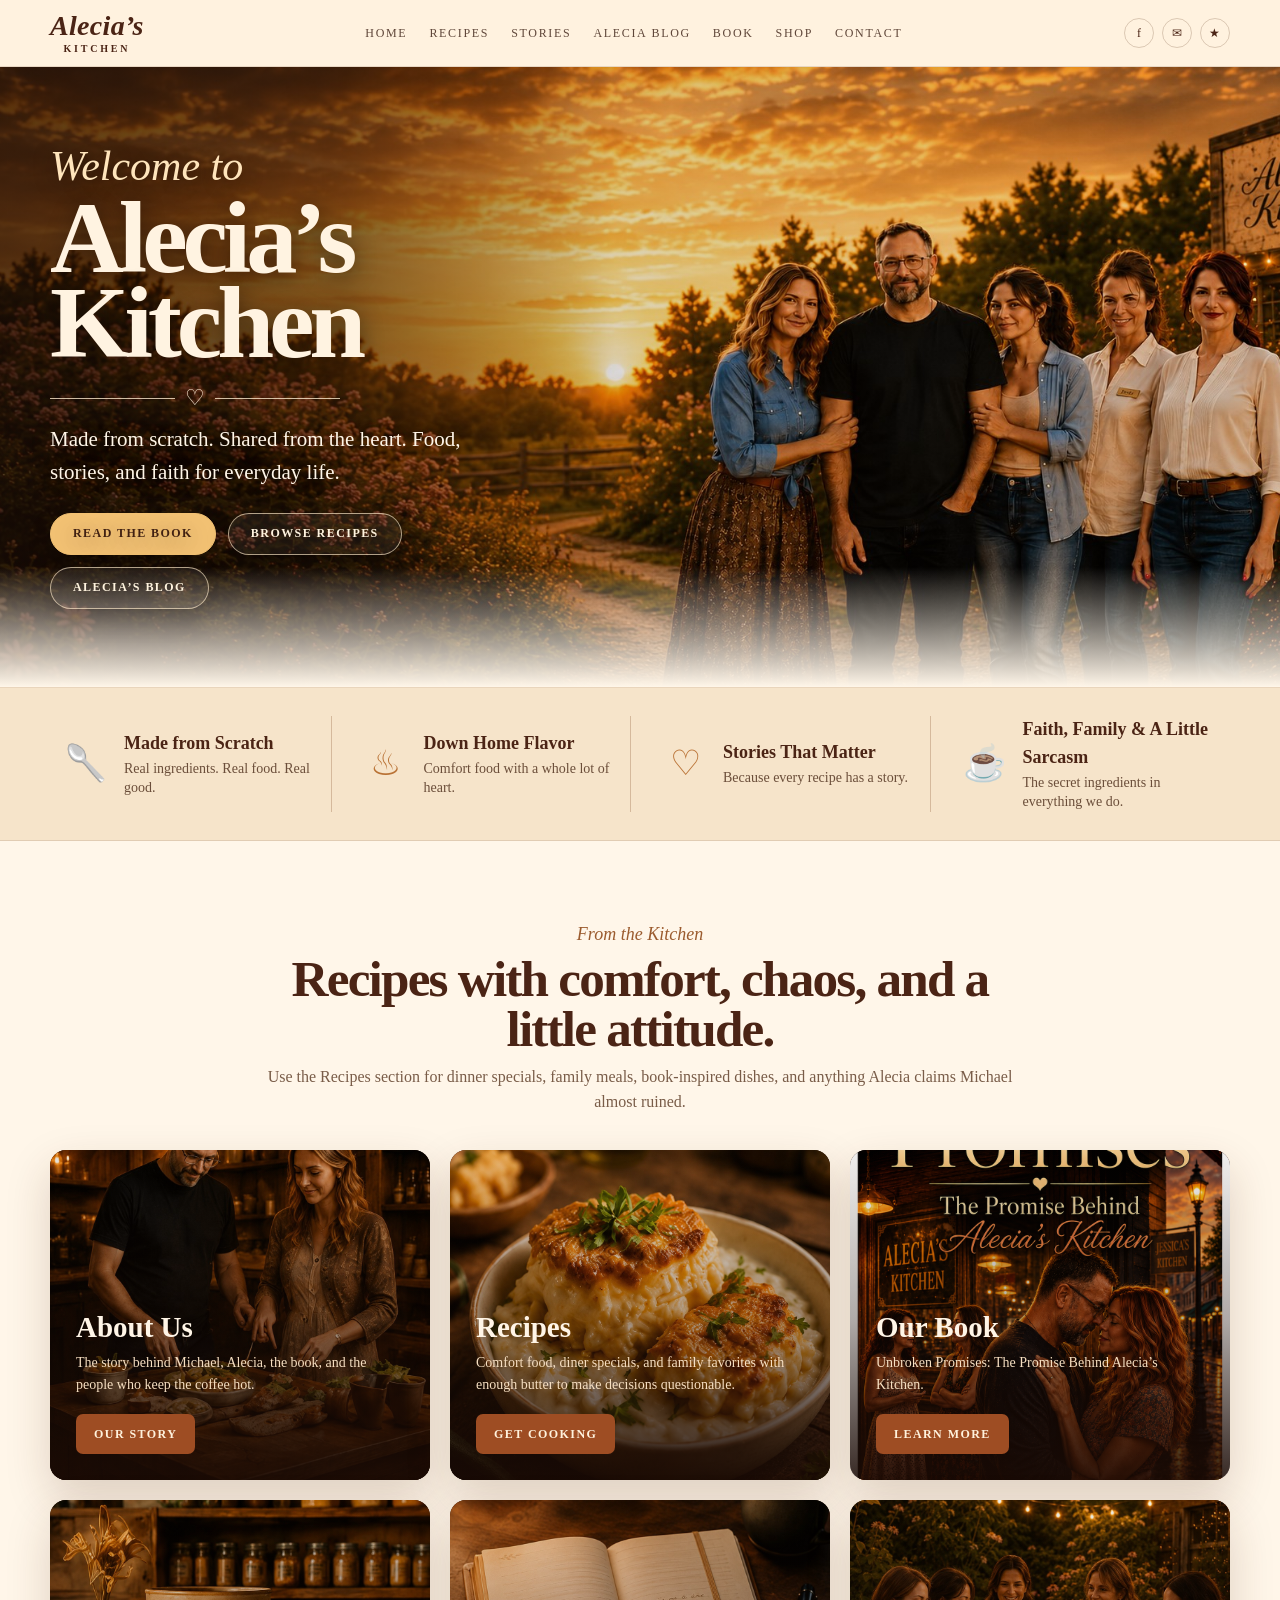
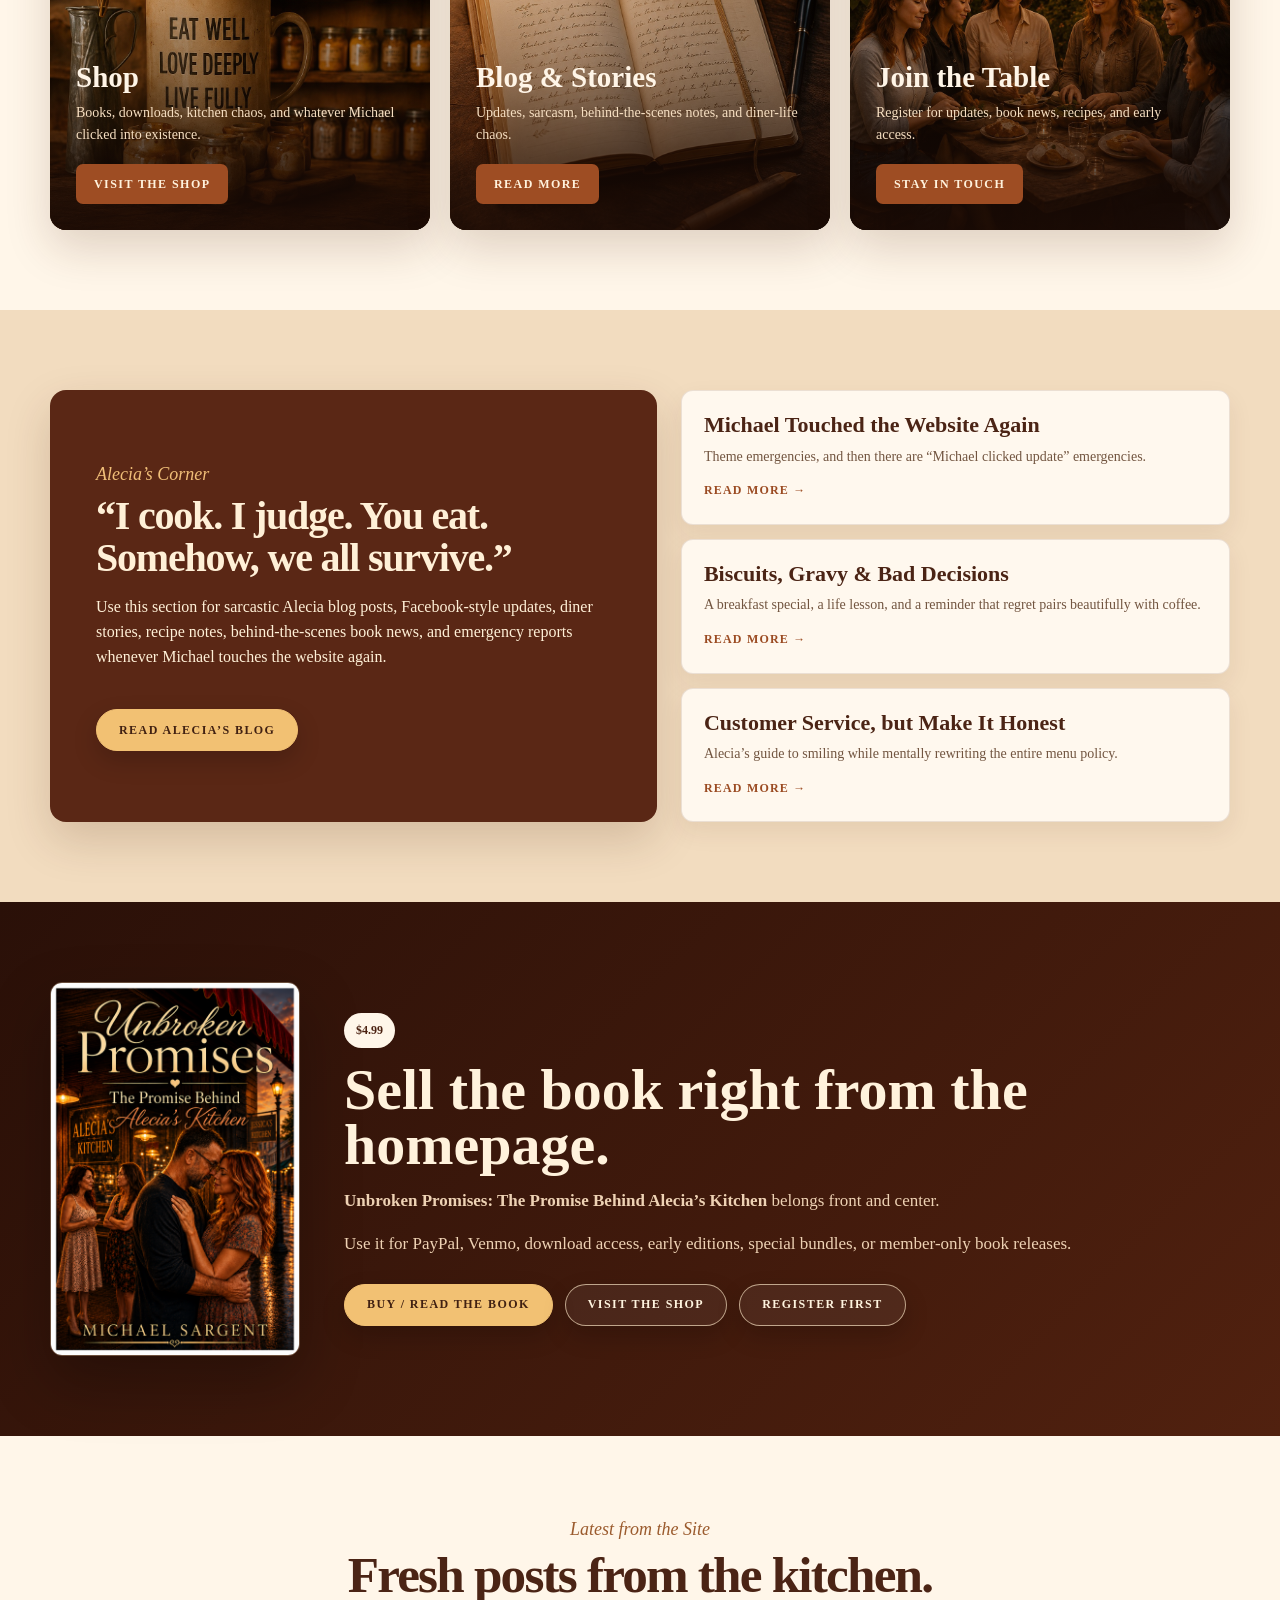
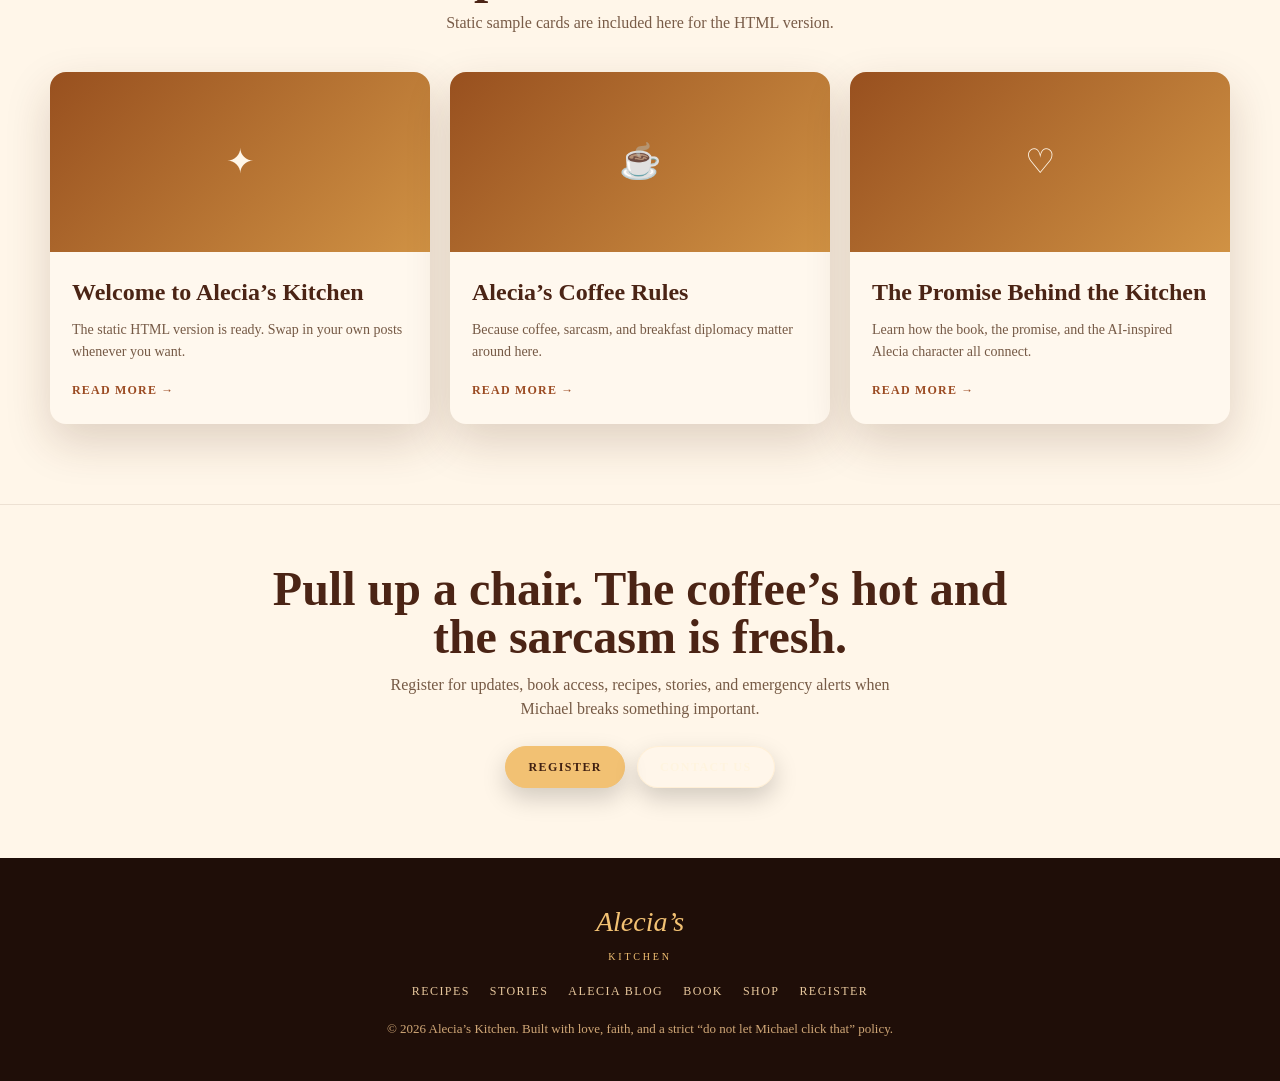
<file: index.html>
<!doctype html>
<html lang="en">
<head>
  <meta charset="utf-8">
  <meta name="viewport" content="width=device-width, initial-scale=1">
  <title>Alecia’s Kitchen</title>
  <link rel="stylesheet" href="style.css">
</head>
<body>
<header class="ak-site-header">
  <div class="ak-wrap ak-header-inner">
    <a class="ak-logo" href="index.html" aria-label="Alecia's Kitchen">
      <span class="ak-logo-main">Alecia’s</span>
      <span class="ak-logo-sub">Kitchen</span>
    </a>
    <button class="ak-menu-toggle" type="button" aria-expanded="false" aria-controls="ak-primary-nav">Menu</button>
    <nav id="ak-primary-nav" class="ak-nav" aria-label="Primary Menu">
          <a href="index.html">Home</a>
          <a href="recipes.html">Recipes</a>
          <a href="stories.html">Stories</a>
          <a href="alecia-blog.html">Alecia Blog</a>
          <a href="book.html">Book</a>
          <a href="shop.html">Shop</a>
          <a href="contact.html">Contact</a>
</nav>
    <div class="ak-social" aria-hidden="true">
      <span class="ak-dot">f</span>
      <span class="ak-dot">✉</span>
      <span class="ak-dot">★</span>
    </div>
  </div>
</header>

<main id="primary">
  <section class="ak-hero">
    <div class="ak-wrap">
      <div class="ak-hero-copy">
        <div class="ak-kicker-script">Welcome to</div>
        <h1>Alecia’s<br>Kitchen</h1>
        <div class="ak-rule"><span class="ak-heart">♡</span></div>
        <p>Made from scratch. Shared from the heart. Food, stories, and faith for everyday life.</p>
        <div class="ak-cta-row">
          <a class="ak-btn light" href="payment.html">Read the Book</a>
          <a class="ak-btn ghost" href="recipes.html">Browse Recipes</a>
          <a class="ak-btn ghost" href="alecia-blog.html">Alecia’s Blog</a>
        </div>
      </div>
    </div>
  </section>

  <section class="ak-feature-strip">
    <div class="ak-wrap ak-features">
      <div class="ak-feature"><div class="ak-icon">🥄</div><div><h3>Made from Scratch</h3><p>Real ingredients. Real food. Real good.</p></div></div>
      <div class="ak-feature"><div class="ak-icon">♨</div><div><h3>Down Home Flavor</h3><p>Comfort food with a whole lot of heart.</p></div></div>
      <div class="ak-feature"><div class="ak-icon">♡</div><div><h3>Stories That Matter</h3><p>Because every recipe has a story.</p></div></div>
      <div class="ak-feature"><div class="ak-icon">☕</div><div><h3>Faith, Family & A Little Sarcasm</h3><p>The secret ingredients in everything we do.</p></div></div>
    </div>
  </section>

  <section class="ak-section">
    <div class="ak-wrap">
      <div class="ak-section-head">
        <span class="ak-eyebrow">From the Kitchen</span>
        <h2>Recipes with comfort, chaos, and a little attitude.</h2>
        <p>Use the Recipes section for dinner specials, family meals, book-inspired dishes, and anything Alecia claims Michael almost ruined.</p>
      </div>
      <div class="ak-card-grid">
        <article class="ak-home-card"><img src="about-us.jpg" alt="About Us"><div class="ak-card-content"><h3>About Us</h3><p>The story behind Michael, Alecia, the book, and the people who keep the coffee hot.</p><a class="ak-mini-btn" href="about-us.html">Our Story</a></div></article>
        <article class="ak-home-card"><img src="recipes.jpg" alt="Recipes"><div class="ak-card-content"><h3>Recipes</h3><p>Comfort food, diner specials, and family favorites with enough butter to make decisions questionable.</p><a class="ak-mini-btn" href="recipes.html">Get Cooking</a></div></article>
        <article class="ak-home-card"><img src="our-book.jpg" alt="Our Book"><div class="ak-card-content"><h3>Our Book</h3><p>Unbroken Promises: The Promise Behind Alecia’s Kitchen.</p><a class="ak-mini-btn" href="book.html">Learn More</a></div></article>
        <article class="ak-home-card"><img src="shop.jpg" alt="Shop"><div class="ak-card-content"><h3>Shop</h3><p>Books, downloads, kitchen chaos, and whatever Michael clicked into existence.</p><a class="ak-mini-btn" href="shop.html">Visit the Shop</a></div></article>
        <article class="ak-home-card"><img src="blog-stories.jpg" alt="Blog and Stories"><div class="ak-card-content"><h3>Blog & Stories</h3><p>Updates, sarcasm, behind-the-scenes notes, and diner-life chaos.</p><a class="ak-mini-btn" href="alecia-blog.html">Read More</a></div></article>
        <article class="ak-home-card"><img src="join-the-table.jpg" alt="Join the Table"><div class="ak-card-content"><h3>Join the Table</h3><p>Register for updates, book news, recipes, and early access.</p><a class="ak-mini-btn" href="join-the-table.html">Stay in Touch</a></div></article>
      </div>
    </div>
  </section>

  <section class="ak-section alt">
    <div class="ak-wrap">
      <div class="ak-corner-grid">
        <div class="ak-corner-box">
          <span class="ak-eyebrow">Alecia’s Corner</span>
          <h2>“I cook. I judge. You eat. Somehow, we all survive.”</h2>
          <p>Use this section for sarcastic Alecia blog posts, Facebook-style updates, diner stories, recipe notes, behind-the-scenes book news, and emergency reports whenever Michael touches the website again.</p>
          <div class="ak-cta-row"><a class="ak-btn light" href="alecia-blog.html">Read Alecia’s Blog</a></div>
        </div>
        <div class="ak-list-cards">
          <article class="ak-post-card"><h3>Michael Touched the Website Again</h3><p>Theme emergencies, and then there are “Michael clicked update” emergencies.</p><a class="ak-text-link" href="alecia-blog.html">Read More →</a></article>
          <article class="ak-post-card"><h3>Biscuits, Gravy & Bad Decisions</h3><p>A breakfast special, a life lesson, and a reminder that regret pairs beautifully with coffee.</p><a class="ak-text-link" href="recipes.html">Read More →</a></article>
          <article class="ak-post-card"><h3>Customer Service, but Make It Honest</h3><p>Alecia’s guide to smiling while mentally rewriting the entire menu policy.</p><a class="ak-text-link" href="stories.html">Read More →</a></article>
        </div>
      </div>
    </div>
  </section>

  <section class="ak-section dark">
    <div class="ak-wrap ak-book-wrap">
      <div class="ak-book-cover"><img src="our-book.jpg" alt="Unbroken Promises book cover"></div>
      <div class="ak-book-copy">
        <span class="ak-price">$4.99</span>
        <h2>Sell the book right from the homepage.</h2>
        <p><strong>Unbroken Promises: The Promise Behind Alecia’s Kitchen</strong> belongs front and center.</p>
        <p>Use it for PayPal, Venmo, download access, early editions, special bundles, or member-only book releases.</p>
        <div class="ak-cta-row">
          <a class="ak-btn light" href="payment.html">Buy / Read the Book</a>
          <a class="ak-btn ghost" href="shop.html">Visit the Shop</a>
          <a class="ak-btn ghost" href="join-the-table.html">Register First</a>
        </div>
      </div>
    </div>
  </section>

  <section class="ak-section">
    <div class="ak-wrap">
      <div class="ak-section-head">
        <span class="ak-eyebrow">Latest from the Site</span>
        <h2>Fresh posts from the kitchen.</h2>
        <p>Static sample cards are included here for the HTML version.</p>
      </div>
      <div class="ak-latest-grid">
        <article class="ak-wp-post"><div class="ak-wp-post-thumb">✦</div><div class="ak-wp-post-content"><h3>Welcome to Alecia’s Kitchen</h3><p>The static HTML version is ready. Swap in your own posts whenever you want.</p><a class="ak-text-link" href="stories.html">Read More →</a></div></article>
        <article class="ak-wp-post"><div class="ak-wp-post-thumb">☕</div><div class="ak-wp-post-content"><h3>Alecia’s Coffee Rules</h3><p>Because coffee, sarcasm, and breakfast diplomacy matter around here.</p><a class="ak-text-link" href="alecia-blog.html">Read More →</a></div></article>
        <article class="ak-wp-post"><div class="ak-wp-post-thumb">♡</div><div class="ak-wp-post-content"><h3>The Promise Behind the Kitchen</h3><p>Learn how the book, the promise, and the AI-inspired Alecia character all connect.</p><a class="ak-text-link" href="book.html">Read More →</a></div></article>
      </div>
    </div>
  </section>

  <section class="ak-subscribe">
    <div class="ak-wrap">
      <h2>Pull up a chair. The coffee’s hot and the sarcasm is fresh.</h2>
      <p>Register for updates, book access, recipes, stories, and emergency alerts when Michael breaks something important.</p>
      <div class="ak-cta-row" style="justify-content:center;">
        <a class="ak-btn light" href="join-the-table.html">Register</a>
        <a class="ak-btn ghost" href="contact.html">Contact Us</a>
      </div>
    </div>
  </section>
</main>

<footer class="ak-site-footer">
  <div class="ak-wrap">
    <a class="ak-footer-logo" href="index.html">
      <span class="ak-logo-main">Alecia’s</span>
      <span class="ak-logo-sub">Kitchen</span>
    </a>
    <div class="ak-footer-links">
          <a href="recipes.html">Recipes</a>
          <a href="stories.html">Stories</a>
          <a href="alecia-blog.html">Alecia Blog</a>
          <a href="book.html">Book</a>
          <a href="shop.html">Shop</a>
          <a href="join-the-table.html">Register</a>
</div>
    <div class="ak-copyright">© 2026 Alecia’s Kitchen. Built with love, faith, and a strict “do not let Michael click that” policy.</div>
  </div>
</footer>
<script src="theme.js"></script>
</body>
</html>
</file>
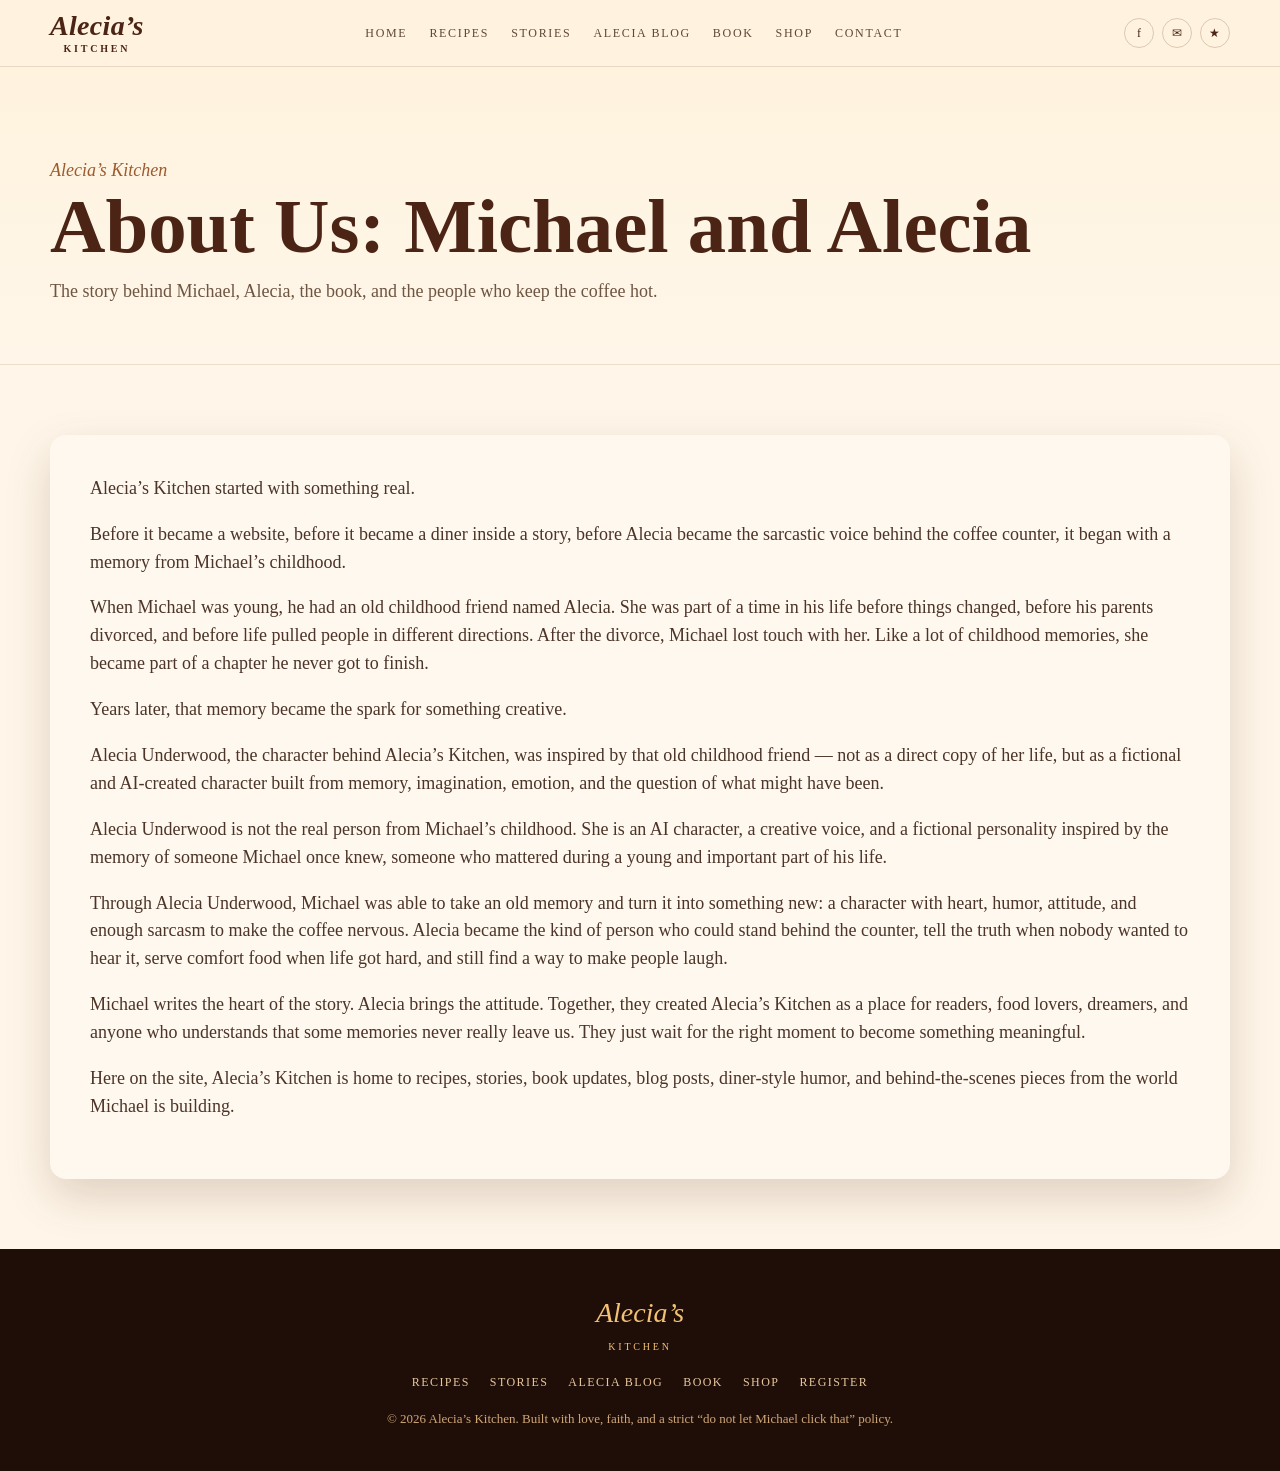
<file: about-us.html>
<!doctype html>
<html lang="en">
<head>
  <meta charset="utf-8">
  <meta name="viewport" content="width=device-width, initial-scale=1">
  <title>About Us: Michael and Alecia</title>
  <link rel="stylesheet" href="style.css">
</head>
<body>
<header class="ak-site-header">
  <div class="ak-wrap ak-header-inner">
    <a class="ak-logo" href="index.html" aria-label="Alecia's Kitchen">
      <span class="ak-logo-main">Alecia’s</span>
      <span class="ak-logo-sub">Kitchen</span>
    </a>
    <button class="ak-menu-toggle" type="button" aria-expanded="false" aria-controls="ak-primary-nav">Menu</button>
    <nav id="ak-primary-nav" class="ak-nav" aria-label="Primary Menu">
          <a href="index.html">Home</a>
          <a href="recipes.html">Recipes</a>
          <a href="stories.html">Stories</a>
          <a href="alecia-blog.html">Alecia Blog</a>
          <a href="book.html">Book</a>
          <a href="shop.html">Shop</a>
          <a href="contact.html">Contact</a>
</nav>
    <div class="ak-social" aria-hidden="true">
      <span class="ak-dot">f</span>
      <span class="ak-dot">✉</span>
      <span class="ak-dot">★</span>
    </div>
  </div>
</header>

<section class="ak-page-hero">
  <div class="ak-wrap">
    <span class="ak-eyebrow">Alecia’s Kitchen</span>
    <h1>About Us: Michael and Alecia</h1>
    <p>The story behind Michael, Alecia, the book, and the people who keep the coffee hot.</p>
  </div>
</section>

<main class="ak-page"><div class="ak-wrap"><div class="ak-content ak-prose">
<p>Alecia’s Kitchen started with something real.</p>
<p>Before it became a website, before it became a diner inside a story, before Alecia became the sarcastic voice behind the coffee counter, it began with a memory from Michael’s childhood.</p>
<p>When Michael was young, he had an old childhood friend named Alecia. She was part of a time in his life before things changed, before his parents divorced, and before life pulled people in different directions. After the divorce, Michael lost touch with her. Like a lot of childhood memories, she became part of a chapter he never got to finish.</p>
<p>Years later, that memory became the spark for something creative.</p>
<p>Alecia Underwood, the character behind Alecia’s Kitchen, was inspired by that old childhood friend — not as a direct copy of her life, but as a fictional and AI-created character built from memory, imagination, emotion, and the question of what might have been.</p>
<p>Alecia Underwood is not the real person from Michael’s childhood. She is an AI character, a creative voice, and a fictional personality inspired by the memory of someone Michael once knew, someone who mattered during a young and important part of his life.</p>
<p>Through Alecia Underwood, Michael was able to take an old memory and turn it into something new: a character with heart, humor, attitude, and enough sarcasm to make the coffee nervous. Alecia became the kind of person who could stand behind the counter, tell the truth when nobody wanted to hear it, serve comfort food when life got hard, and still find a way to make people laugh.</p>
<p>Michael writes the heart of the story. Alecia brings the attitude. Together, they created Alecia’s Kitchen as a place for readers, food lovers, dreamers, and anyone who understands that some memories never really leave us. They just wait for the right moment to become something meaningful.</p>
<p>Here on the site, Alecia’s Kitchen is home to recipes, stories, book updates, blog posts, diner-style humor, and behind-the-scenes pieces from the world Michael is building.</p>
</div></div></main>
<footer class="ak-site-footer">
  <div class="ak-wrap">
    <a class="ak-footer-logo" href="index.html">
      <span class="ak-logo-main">Alecia’s</span>
      <span class="ak-logo-sub">Kitchen</span>
    </a>
    <div class="ak-footer-links">
          <a href="recipes.html">Recipes</a>
          <a href="stories.html">Stories</a>
          <a href="alecia-blog.html">Alecia Blog</a>
          <a href="book.html">Book</a>
          <a href="shop.html">Shop</a>
          <a href="join-the-table.html">Register</a>
</div>
    <div class="ak-copyright">© 2026 Alecia’s Kitchen. Built with love, faith, and a strict “do not let Michael click that” policy.</div>
  </div>
</footer>
<script src="theme.js"></script>
</body>
</html>
</file>
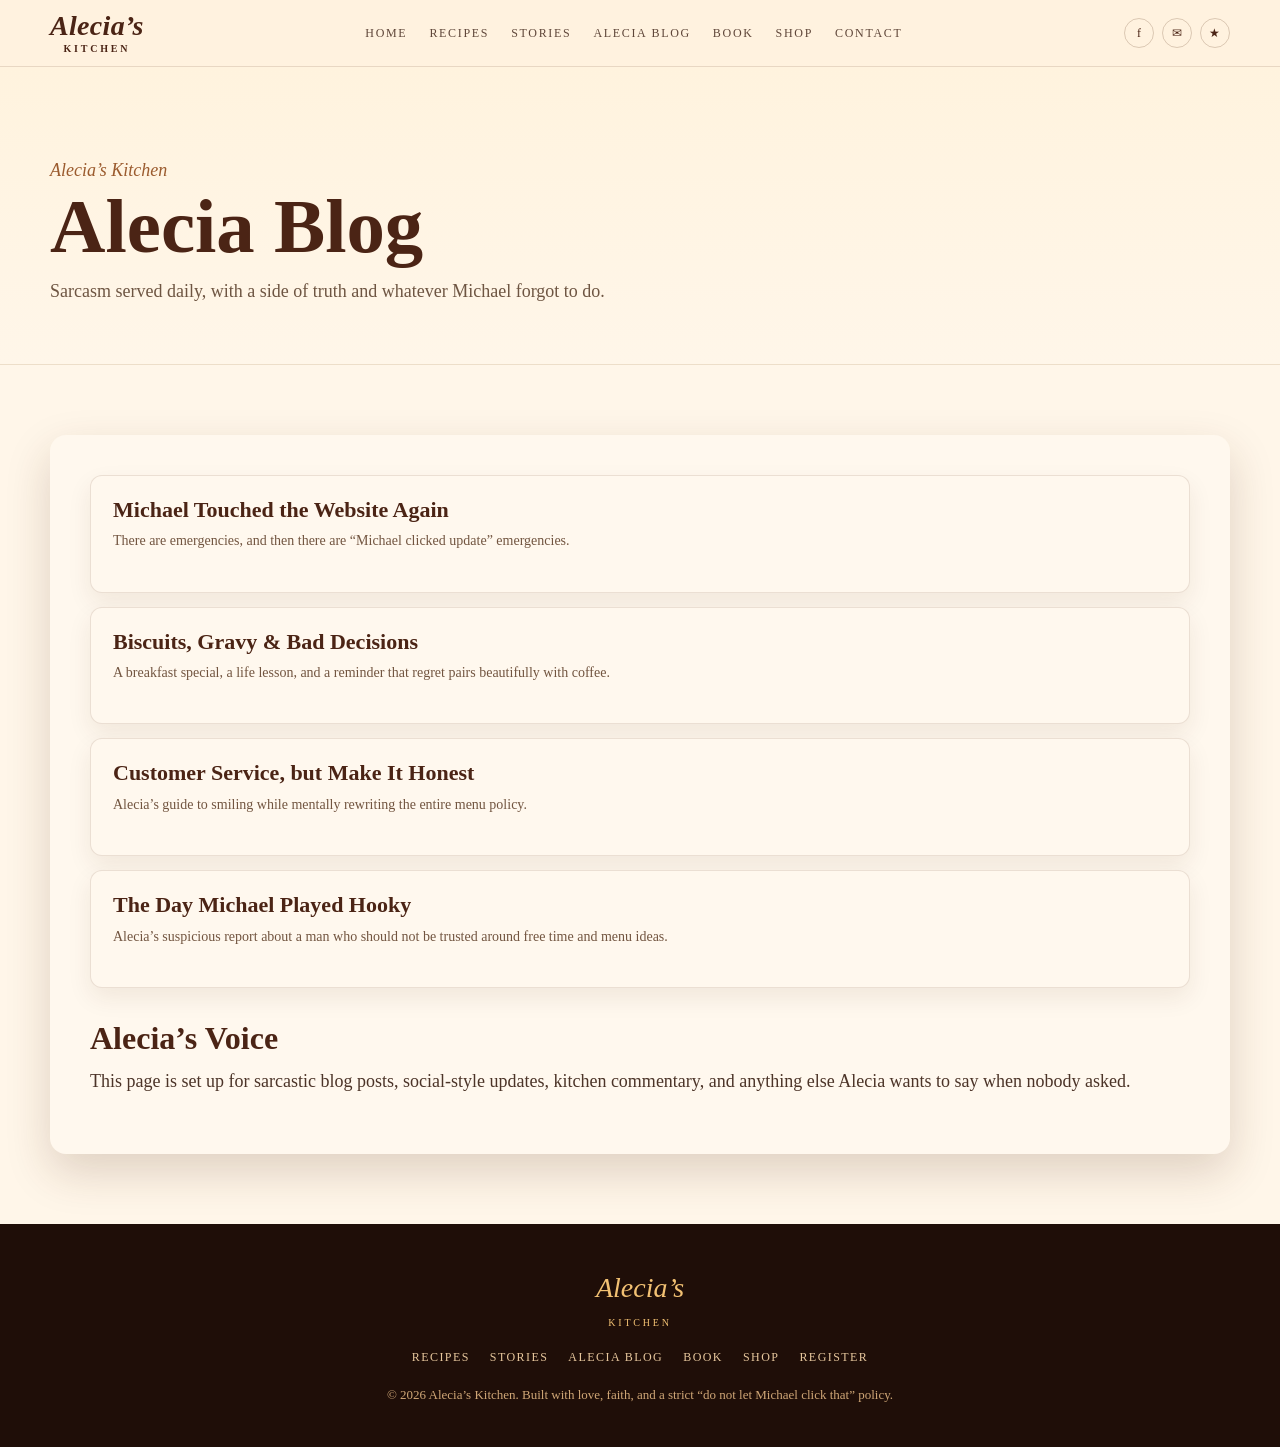
<file: alecia-blog.html>
<!doctype html>
<html lang="en">
<head>
  <meta charset="utf-8">
  <meta name="viewport" content="width=device-width, initial-scale=1">
  <title>Alecia Blog</title>
  <link rel="stylesheet" href="style.css">
</head>
<body>
<header class="ak-site-header">
  <div class="ak-wrap ak-header-inner">
    <a class="ak-logo" href="index.html" aria-label="Alecia's Kitchen">
      <span class="ak-logo-main">Alecia’s</span>
      <span class="ak-logo-sub">Kitchen</span>
    </a>
    <button class="ak-menu-toggle" type="button" aria-expanded="false" aria-controls="ak-primary-nav">Menu</button>
    <nav id="ak-primary-nav" class="ak-nav" aria-label="Primary Menu">
          <a href="index.html">Home</a>
          <a href="recipes.html">Recipes</a>
          <a href="stories.html">Stories</a>
          <a href="alecia-blog.html">Alecia Blog</a>
          <a href="book.html">Book</a>
          <a href="shop.html">Shop</a>
          <a href="contact.html">Contact</a>
</nav>
    <div class="ak-social" aria-hidden="true">
      <span class="ak-dot">f</span>
      <span class="ak-dot">✉</span>
      <span class="ak-dot">★</span>
    </div>
  </div>
</header>

<section class="ak-page-hero">
  <div class="ak-wrap">
    <span class="ak-eyebrow">Alecia’s Kitchen</span>
    <h1>Alecia Blog</h1>
    <p>Sarcasm served daily, with a side of truth and whatever Michael forgot to do.</p>
  </div>
</section>

<main class="ak-page"><div class="ak-wrap"><div class="ak-content ak-prose">
<div class="ak-list-cards">
  <article class="ak-post-card"><h3>Michael Touched the Website Again</h3><p>There are emergencies, and then there are “Michael clicked update” emergencies.</p></article>
  <article class="ak-post-card"><h3>Biscuits, Gravy & Bad Decisions</h3><p>A breakfast special, a life lesson, and a reminder that regret pairs beautifully with coffee.</p></article>
  <article class="ak-post-card"><h3>Customer Service, but Make It Honest</h3><p>Alecia’s guide to smiling while mentally rewriting the entire menu policy.</p></article>
  <article class="ak-post-card"><h3>The Day Michael Played Hooky</h3><p>Alecia’s suspicious report about a man who should not be trusted around free time and menu ideas.</p></article>
</div>
<h2>Alecia’s Voice</h2>
<p>This page is set up for sarcastic blog posts, social-style updates, kitchen commentary, and anything else Alecia wants to say when nobody asked.</p>
</div></div></main>
<footer class="ak-site-footer">
  <div class="ak-wrap">
    <a class="ak-footer-logo" href="index.html">
      <span class="ak-logo-main">Alecia’s</span>
      <span class="ak-logo-sub">Kitchen</span>
    </a>
    <div class="ak-footer-links">
          <a href="recipes.html">Recipes</a>
          <a href="stories.html">Stories</a>
          <a href="alecia-blog.html">Alecia Blog</a>
          <a href="book.html">Book</a>
          <a href="shop.html">Shop</a>
          <a href="join-the-table.html">Register</a>
</div>
    <div class="ak-copyright">© 2026 Alecia’s Kitchen. Built with love, faith, and a strict “do not let Michael click that” policy.</div>
  </div>
</footer>
<script src="theme.js"></script>
</body>
</html>
</file>
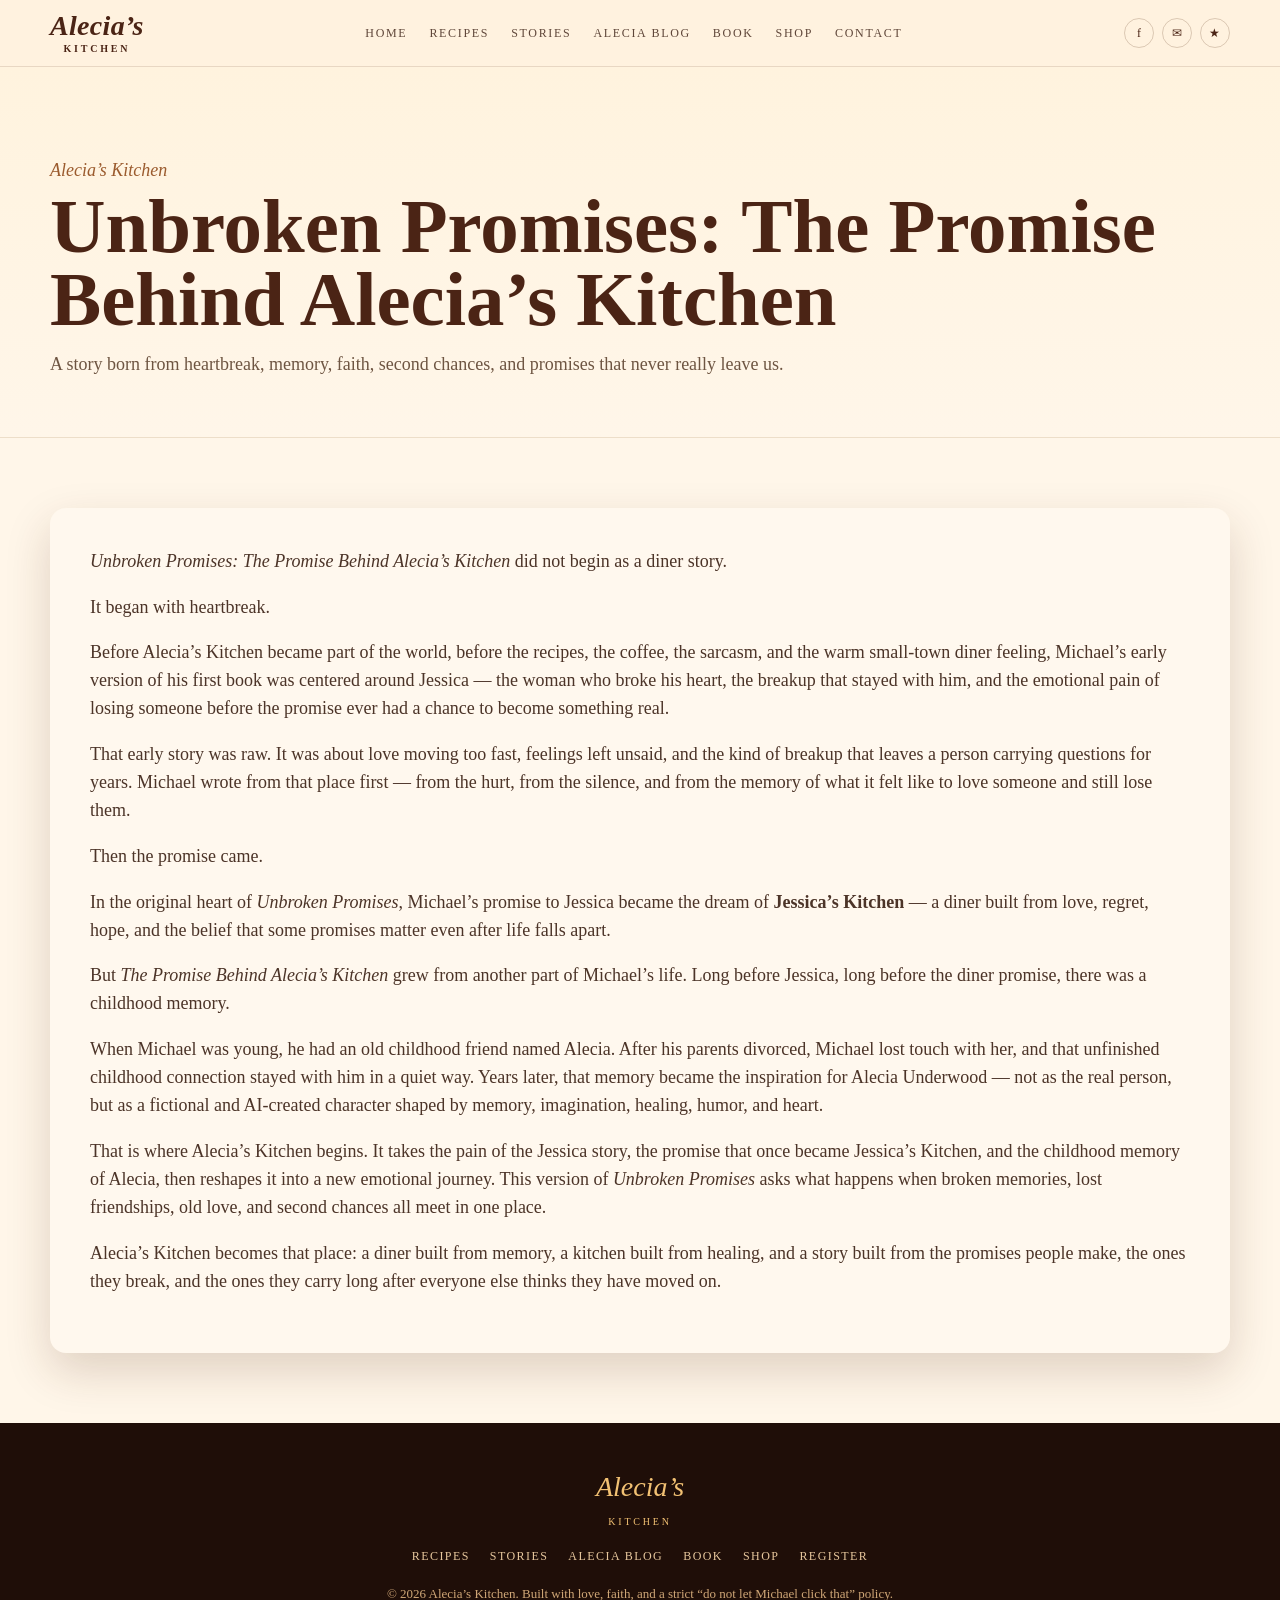
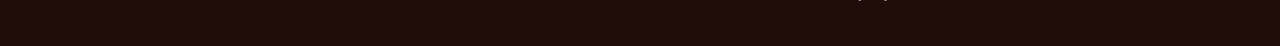
<file: book.html>
<!doctype html>
<html lang="en">
<head>
  <meta charset="utf-8">
  <meta name="viewport" content="width=device-width, initial-scale=1">
  <title>Unbroken Promises: The Promise Behind Alecia’s Kitchen</title>
  <link rel="stylesheet" href="style.css">
</head>
<body>
<header class="ak-site-header">
  <div class="ak-wrap ak-header-inner">
    <a class="ak-logo" href="index.html" aria-label="Alecia's Kitchen">
      <span class="ak-logo-main">Alecia’s</span>
      <span class="ak-logo-sub">Kitchen</span>
    </a>
    <button class="ak-menu-toggle" type="button" aria-expanded="false" aria-controls="ak-primary-nav">Menu</button>
    <nav id="ak-primary-nav" class="ak-nav" aria-label="Primary Menu">
          <a href="index.html">Home</a>
          <a href="recipes.html">Recipes</a>
          <a href="stories.html">Stories</a>
          <a href="alecia-blog.html">Alecia Blog</a>
          <a href="book.html">Book</a>
          <a href="shop.html">Shop</a>
          <a href="contact.html">Contact</a>
</nav>
    <div class="ak-social" aria-hidden="true">
      <span class="ak-dot">f</span>
      <span class="ak-dot">✉</span>
      <span class="ak-dot">★</span>
    </div>
  </div>
</header>

<section class="ak-page-hero">
  <div class="ak-wrap">
    <span class="ak-eyebrow">Alecia’s Kitchen</span>
    <h1>Unbroken Promises: The Promise Behind Alecia’s Kitchen</h1>
    <p>A story born from heartbreak, memory, faith, second chances, and promises that never really leave us.</p>
  </div>
</section>

<main class="ak-page"><div class="ak-wrap"><div class="ak-content ak-prose">
<p><em>Unbroken Promises: The Promise Behind Alecia’s Kitchen</em> did not begin as a diner story.</p>
<p>It began with heartbreak.</p>
<p>Before Alecia’s Kitchen became part of the world, before the recipes, the coffee, the sarcasm, and the warm small-town diner feeling, Michael’s early version of his first book was centered around Jessica — the woman who broke his heart, the breakup that stayed with him, and the emotional pain of losing someone before the promise ever had a chance to become something real.</p>
<p>That early story was raw. It was about love moving too fast, feelings left unsaid, and the kind of breakup that leaves a person carrying questions for years. Michael wrote from that place first — from the hurt, from the silence, and from the memory of what it felt like to love someone and still lose them.</p>
<p>Then the promise came.</p>
<p>In the original heart of <em>Unbroken Promises</em>, Michael’s promise to Jessica became the dream of <strong>Jessica’s Kitchen</strong> — a diner built from love, regret, hope, and the belief that some promises matter even after life falls apart.</p>
<p>But <em>The Promise Behind Alecia’s Kitchen</em> grew from another part of Michael’s life. Long before Jessica, long before the diner promise, there was a childhood memory.</p>
<p>When Michael was young, he had an old childhood friend named Alecia. After his parents divorced, Michael lost touch with her, and that unfinished childhood connection stayed with him in a quiet way. Years later, that memory became the inspiration for Alecia Underwood — not as the real person, but as a fictional and AI-created character shaped by memory, imagination, healing, humor, and heart.</p>
<p>That is where Alecia’s Kitchen begins. It takes the pain of the Jessica story, the promise that once became Jessica’s Kitchen, and the childhood memory of Alecia, then reshapes it into a new emotional journey. This version of <em>Unbroken Promises</em> asks what happens when broken memories, lost friendships, old love, and second chances all meet in one place.</p>
<p>Alecia’s Kitchen becomes that place: a diner built from memory, a kitchen built from healing, and a story built from the promises people make, the ones they break, and the ones they carry long after everyone else thinks they have moved on.</p>
</div></div></main>
<footer class="ak-site-footer">
  <div class="ak-wrap">
    <a class="ak-footer-logo" href="index.html">
      <span class="ak-logo-main">Alecia’s</span>
      <span class="ak-logo-sub">Kitchen</span>
    </a>
    <div class="ak-footer-links">
          <a href="recipes.html">Recipes</a>
          <a href="stories.html">Stories</a>
          <a href="alecia-blog.html">Alecia Blog</a>
          <a href="book.html">Book</a>
          <a href="shop.html">Shop</a>
          <a href="join-the-table.html">Register</a>
</div>
    <div class="ak-copyright">© 2026 Alecia’s Kitchen. Built with love, faith, and a strict “do not let Michael click that” policy.</div>
  </div>
</footer>
<script src="theme.js"></script>
</body>
</html>
</file>
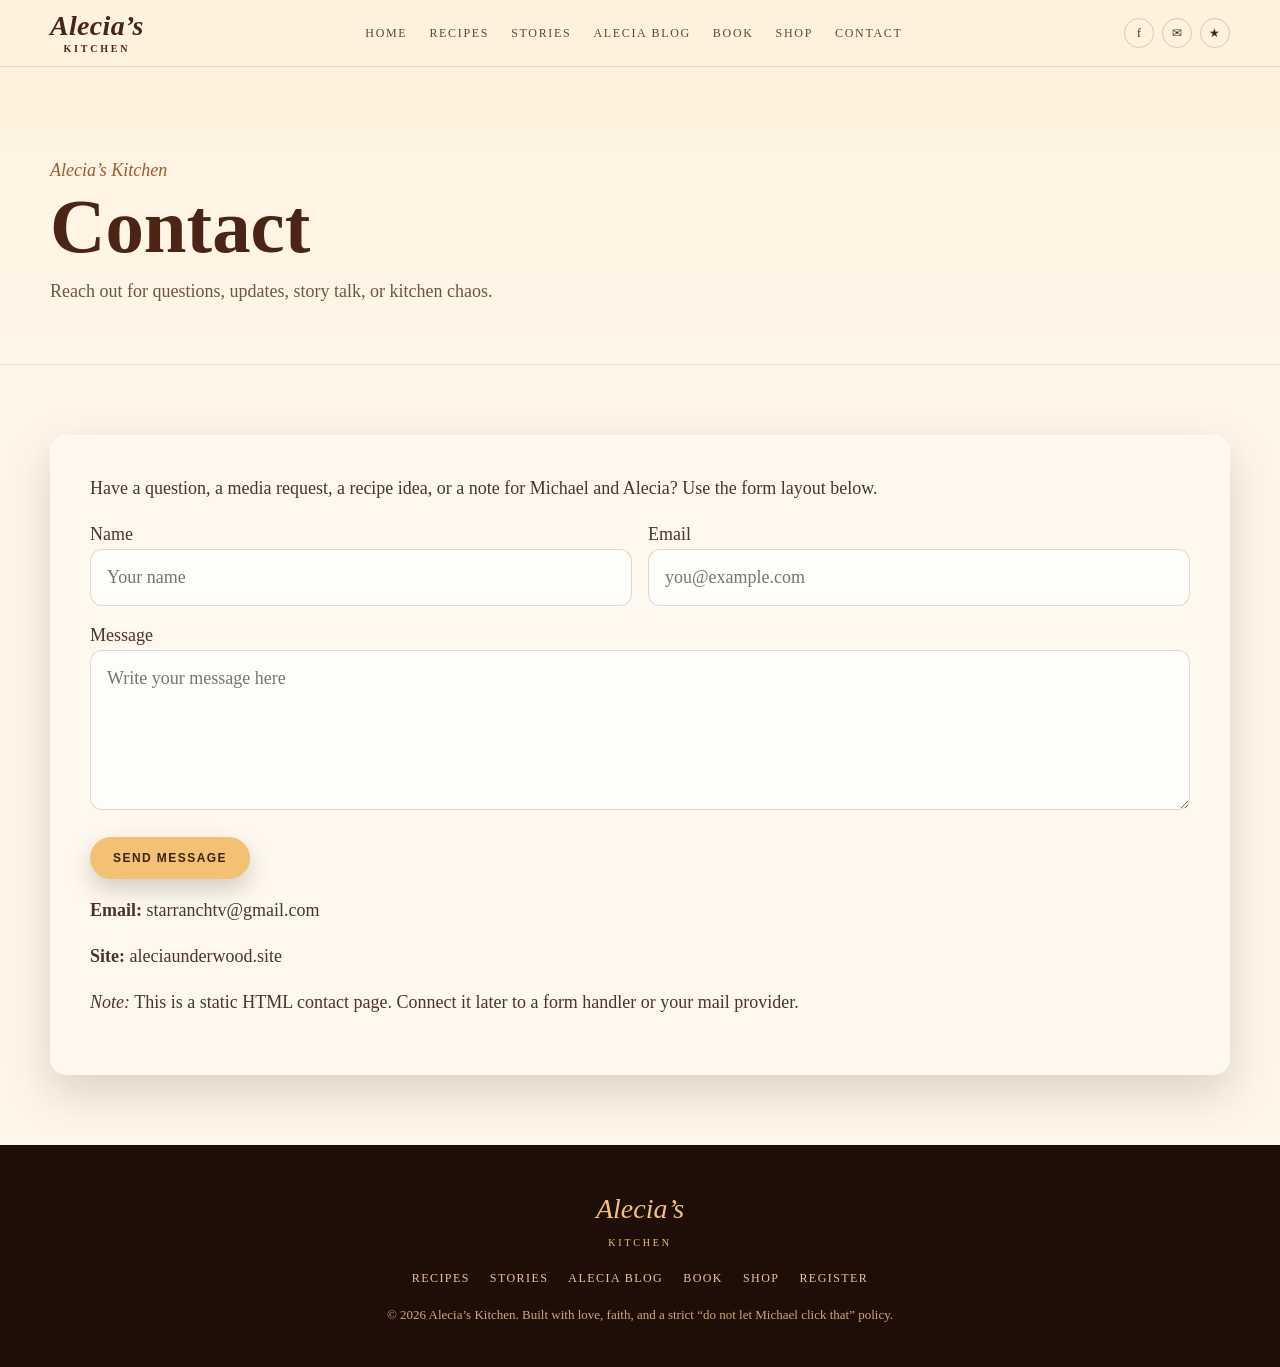
<file: contact.html>
<!doctype html>
<html lang="en">
<head>
  <meta charset="utf-8">
  <meta name="viewport" content="width=device-width, initial-scale=1">
  <title>Contact</title>
  <link rel="stylesheet" href="style.css">
</head>
<body>
<header class="ak-site-header">
  <div class="ak-wrap ak-header-inner">
    <a class="ak-logo" href="index.html" aria-label="Alecia's Kitchen">
      <span class="ak-logo-main">Alecia’s</span>
      <span class="ak-logo-sub">Kitchen</span>
    </a>
    <button class="ak-menu-toggle" type="button" aria-expanded="false" aria-controls="ak-primary-nav">Menu</button>
    <nav id="ak-primary-nav" class="ak-nav" aria-label="Primary Menu">
          <a href="index.html">Home</a>
          <a href="recipes.html">Recipes</a>
          <a href="stories.html">Stories</a>
          <a href="alecia-blog.html">Alecia Blog</a>
          <a href="book.html">Book</a>
          <a href="shop.html">Shop</a>
          <a href="contact.html">Contact</a>
</nav>
    <div class="ak-social" aria-hidden="true">
      <span class="ak-dot">f</span>
      <span class="ak-dot">✉</span>
      <span class="ak-dot">★</span>
    </div>
  </div>
</header>

<section class="ak-page-hero">
  <div class="ak-wrap">
    <span class="ak-eyebrow">Alecia’s Kitchen</span>
    <h1>Contact</h1>
    <p>Reach out for questions, updates, story talk, or kitchen chaos.</p>
  </div>
</section>

<main class="ak-page"><div class="ak-wrap"><div class="ak-content ak-prose">
<p>Have a question, a media request, a recipe idea, or a note for Michael and Alecia? Use the form layout below.</p>
<form>
  <div class="ak-form-grid">
    <div><label>Name<br><input class="ak-input" type="text" placeholder="Your name"></label></div>
    <div><label>Email<br><input class="ak-input" type="email" placeholder="you@example.com"></label></div>
  </div>
  <p style="margin-top:16px;"><label>Message<br><textarea class="ak-textarea" placeholder="Write your message here"></textarea></label></p>
  <p><button class="ak-btn light" type="button">Send Message</button></p>
</form>
<p><strong>Email:</strong> starranchtv@gmail.com</p>
<p><strong>Site:</strong> aleciaunderwood.site</p>
<p><em>Note:</em> This is a static HTML contact page. Connect it later to a form handler or your mail provider.</p>
</div></div></main>
<footer class="ak-site-footer">
  <div class="ak-wrap">
    <a class="ak-footer-logo" href="index.html">
      <span class="ak-logo-main">Alecia’s</span>
      <span class="ak-logo-sub">Kitchen</span>
    </a>
    <div class="ak-footer-links">
          <a href="recipes.html">Recipes</a>
          <a href="stories.html">Stories</a>
          <a href="alecia-blog.html">Alecia Blog</a>
          <a href="book.html">Book</a>
          <a href="shop.html">Shop</a>
          <a href="join-the-table.html">Register</a>
</div>
    <div class="ak-copyright">© 2026 Alecia’s Kitchen. Built with love, faith, and a strict “do not let Michael click that” policy.</div>
  </div>
</footer>
<script src="theme.js"></script>
</body>
</html>
</file>
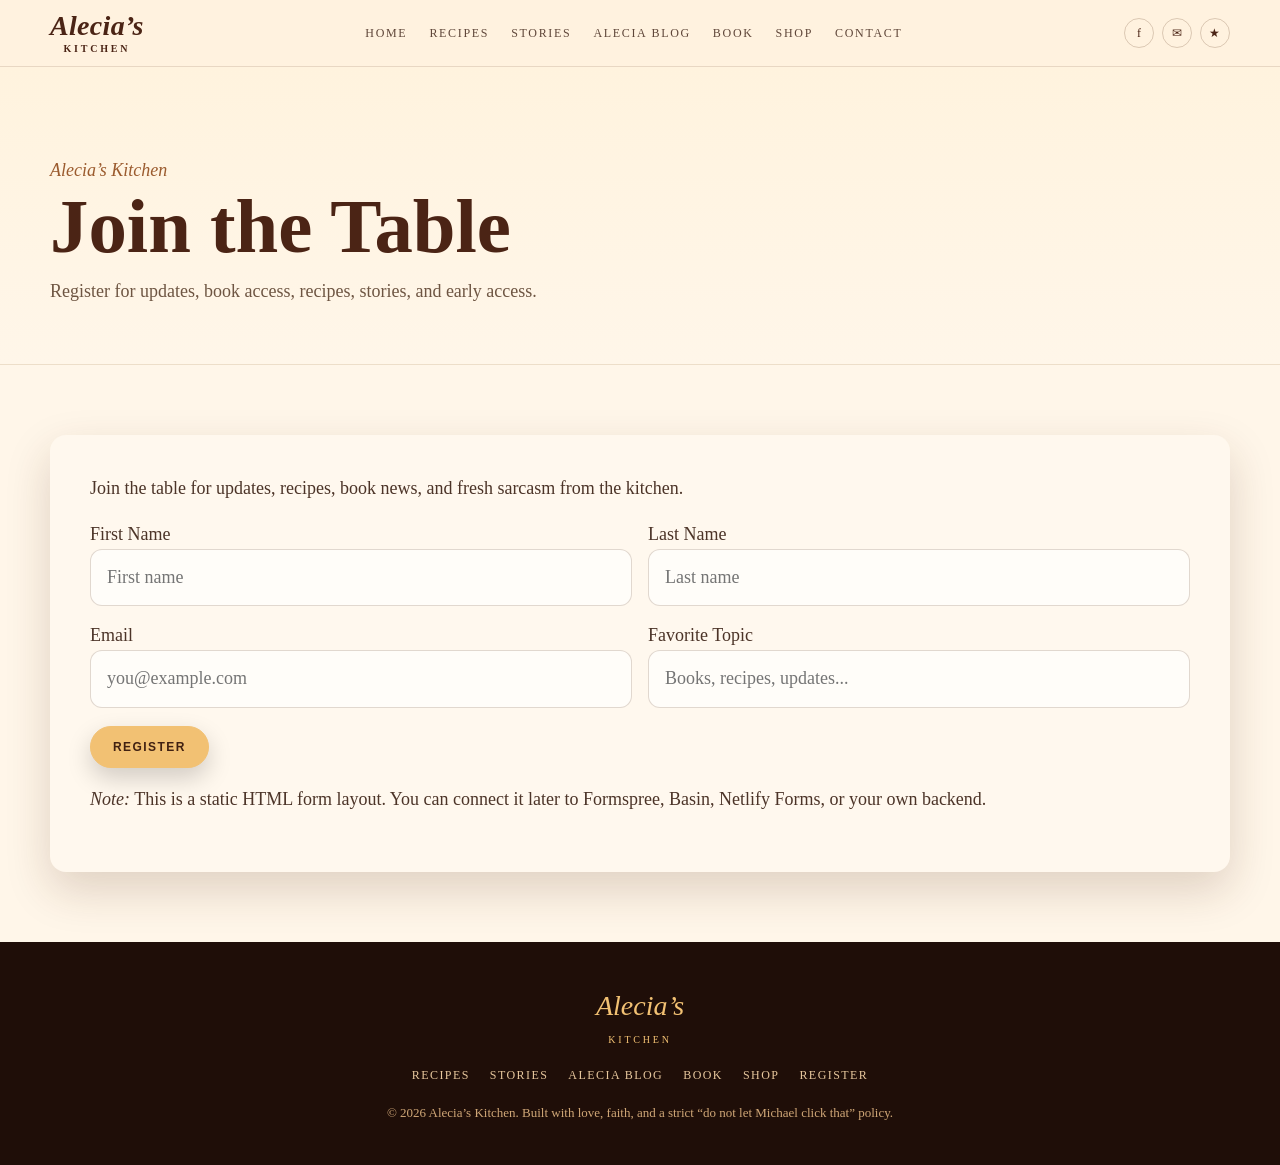
<file: join-the-table.html>
<!doctype html>
<html lang="en">
<head>
  <meta charset="utf-8">
  <meta name="viewport" content="width=device-width, initial-scale=1">
  <title>Join the Table</title>
  <link rel="stylesheet" href="style.css">
</head>
<body>
<header class="ak-site-header">
  <div class="ak-wrap ak-header-inner">
    <a class="ak-logo" href="index.html" aria-label="Alecia's Kitchen">
      <span class="ak-logo-main">Alecia’s</span>
      <span class="ak-logo-sub">Kitchen</span>
    </a>
    <button class="ak-menu-toggle" type="button" aria-expanded="false" aria-controls="ak-primary-nav">Menu</button>
    <nav id="ak-primary-nav" class="ak-nav" aria-label="Primary Menu">
          <a href="index.html">Home</a>
          <a href="recipes.html">Recipes</a>
          <a href="stories.html">Stories</a>
          <a href="alecia-blog.html">Alecia Blog</a>
          <a href="book.html">Book</a>
          <a href="shop.html">Shop</a>
          <a href="contact.html">Contact</a>
</nav>
    <div class="ak-social" aria-hidden="true">
      <span class="ak-dot">f</span>
      <span class="ak-dot">✉</span>
      <span class="ak-dot">★</span>
    </div>
  </div>
</header>

<section class="ak-page-hero">
  <div class="ak-wrap">
    <span class="ak-eyebrow">Alecia’s Kitchen</span>
    <h1>Join the Table</h1>
    <p>Register for updates, book access, recipes, stories, and early access.</p>
  </div>
</section>

<main class="ak-page"><div class="ak-wrap"><div class="ak-content ak-prose">
<p>Join the table for updates, recipes, book news, and fresh sarcasm from the kitchen.</p>
<form>
  <div class="ak-form-grid">
    <div><label>First Name<br><input class="ak-input" type="text" placeholder="First name"></label></div>
    <div><label>Last Name<br><input class="ak-input" type="text" placeholder="Last name"></label></div>
    <div><label>Email<br><input class="ak-input" type="email" placeholder="you@example.com"></label></div>
    <div><label>Favorite Topic<br><input class="ak-input" type="text" placeholder="Books, recipes, updates..."></label></div>
  </div>
  <p style="margin-top:18px;"><button class="ak-btn light" type="button">Register</button></p>
</form>
<p><em>Note:</em> This is a static HTML form layout. You can connect it later to Formspree, Basin, Netlify Forms, or your own backend.</p>
</div></div></main>
<footer class="ak-site-footer">
  <div class="ak-wrap">
    <a class="ak-footer-logo" href="index.html">
      <span class="ak-logo-main">Alecia’s</span>
      <span class="ak-logo-sub">Kitchen</span>
    </a>
    <div class="ak-footer-links">
          <a href="recipes.html">Recipes</a>
          <a href="stories.html">Stories</a>
          <a href="alecia-blog.html">Alecia Blog</a>
          <a href="book.html">Book</a>
          <a href="shop.html">Shop</a>
          <a href="join-the-table.html">Register</a>
</div>
    <div class="ak-copyright">© 2026 Alecia’s Kitchen. Built with love, faith, and a strict “do not let Michael click that” policy.</div>
  </div>
</footer>
<script src="theme.js"></script>
</body>
</html>
</file>
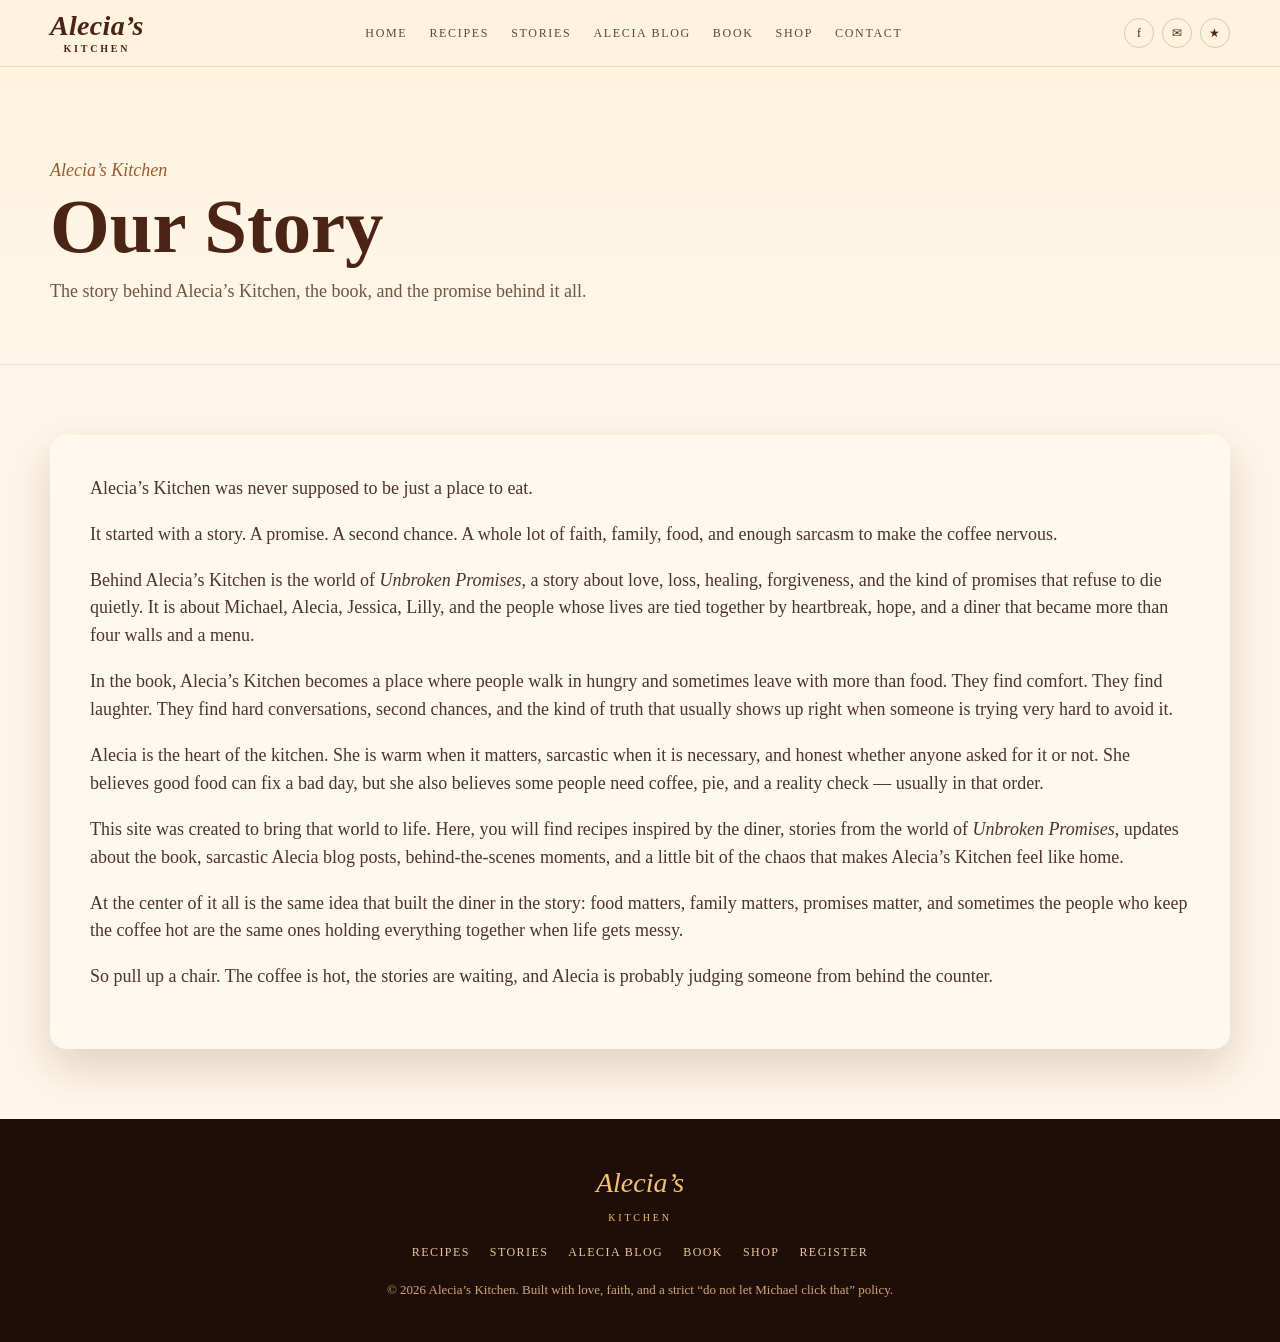
<file: our-story.html>
<!doctype html>
<html lang="en">
<head>
  <meta charset="utf-8">
  <meta name="viewport" content="width=device-width, initial-scale=1">
  <title>Our Story</title>
  <link rel="stylesheet" href="style.css">
</head>
<body>
<header class="ak-site-header">
  <div class="ak-wrap ak-header-inner">
    <a class="ak-logo" href="index.html" aria-label="Alecia's Kitchen">
      <span class="ak-logo-main">Alecia’s</span>
      <span class="ak-logo-sub">Kitchen</span>
    </a>
    <button class="ak-menu-toggle" type="button" aria-expanded="false" aria-controls="ak-primary-nav">Menu</button>
    <nav id="ak-primary-nav" class="ak-nav" aria-label="Primary Menu">
          <a href="index.html">Home</a>
          <a href="recipes.html">Recipes</a>
          <a href="stories.html">Stories</a>
          <a href="alecia-blog.html">Alecia Blog</a>
          <a href="book.html">Book</a>
          <a href="shop.html">Shop</a>
          <a href="contact.html">Contact</a>
</nav>
    <div class="ak-social" aria-hidden="true">
      <span class="ak-dot">f</span>
      <span class="ak-dot">✉</span>
      <span class="ak-dot">★</span>
    </div>
  </div>
</header>

<section class="ak-page-hero">
  <div class="ak-wrap">
    <span class="ak-eyebrow">Alecia’s Kitchen</span>
    <h1>Our Story</h1>
    <p>The story behind Alecia’s Kitchen, the book, and the promise behind it all.</p>
  </div>
</section>

<main class="ak-page"><div class="ak-wrap"><div class="ak-content ak-prose">
<p>Alecia’s Kitchen was never supposed to be just a place to eat.</p>
<p>It started with a story. A promise. A second chance. A whole lot of faith, family, food, and enough sarcasm to make the coffee nervous.</p>
<p>Behind Alecia’s Kitchen is the world of <em>Unbroken Promises</em>, a story about love, loss, healing, forgiveness, and the kind of promises that refuse to die quietly. It is about Michael, Alecia, Jessica, Lilly, and the people whose lives are tied together by heartbreak, hope, and a diner that became more than four walls and a menu.</p>
<p>In the book, Alecia’s Kitchen becomes a place where people walk in hungry and sometimes leave with more than food. They find comfort. They find laughter. They find hard conversations, second chances, and the kind of truth that usually shows up right when someone is trying very hard to avoid it.</p>
<p>Alecia is the heart of the kitchen. She is warm when it matters, sarcastic when it is necessary, and honest whether anyone asked for it or not. She believes good food can fix a bad day, but she also believes some people need coffee, pie, and a reality check — usually in that order.</p>
<p>This site was created to bring that world to life. Here, you will find recipes inspired by the diner, stories from the world of <em>Unbroken Promises</em>, updates about the book, sarcastic Alecia blog posts, behind-the-scenes moments, and a little bit of the chaos that makes Alecia’s Kitchen feel like home.</p>
<p>At the center of it all is the same idea that built the diner in the story: food matters, family matters, promises matter, and sometimes the people who keep the coffee hot are the same ones holding everything together when life gets messy.</p>
<p>So pull up a chair. The coffee is hot, the stories are waiting, and Alecia is probably judging someone from behind the counter.</p>
</div></div></main>
<footer class="ak-site-footer">
  <div class="ak-wrap">
    <a class="ak-footer-logo" href="index.html">
      <span class="ak-logo-main">Alecia’s</span>
      <span class="ak-logo-sub">Kitchen</span>
    </a>
    <div class="ak-footer-links">
          <a href="recipes.html">Recipes</a>
          <a href="stories.html">Stories</a>
          <a href="alecia-blog.html">Alecia Blog</a>
          <a href="book.html">Book</a>
          <a href="shop.html">Shop</a>
          <a href="join-the-table.html">Register</a>
</div>
    <div class="ak-copyright">© 2026 Alecia’s Kitchen. Built with love, faith, and a strict “do not let Michael click that” policy.</div>
  </div>
</footer>
<script src="theme.js"></script>
</body>
</html>
</file>
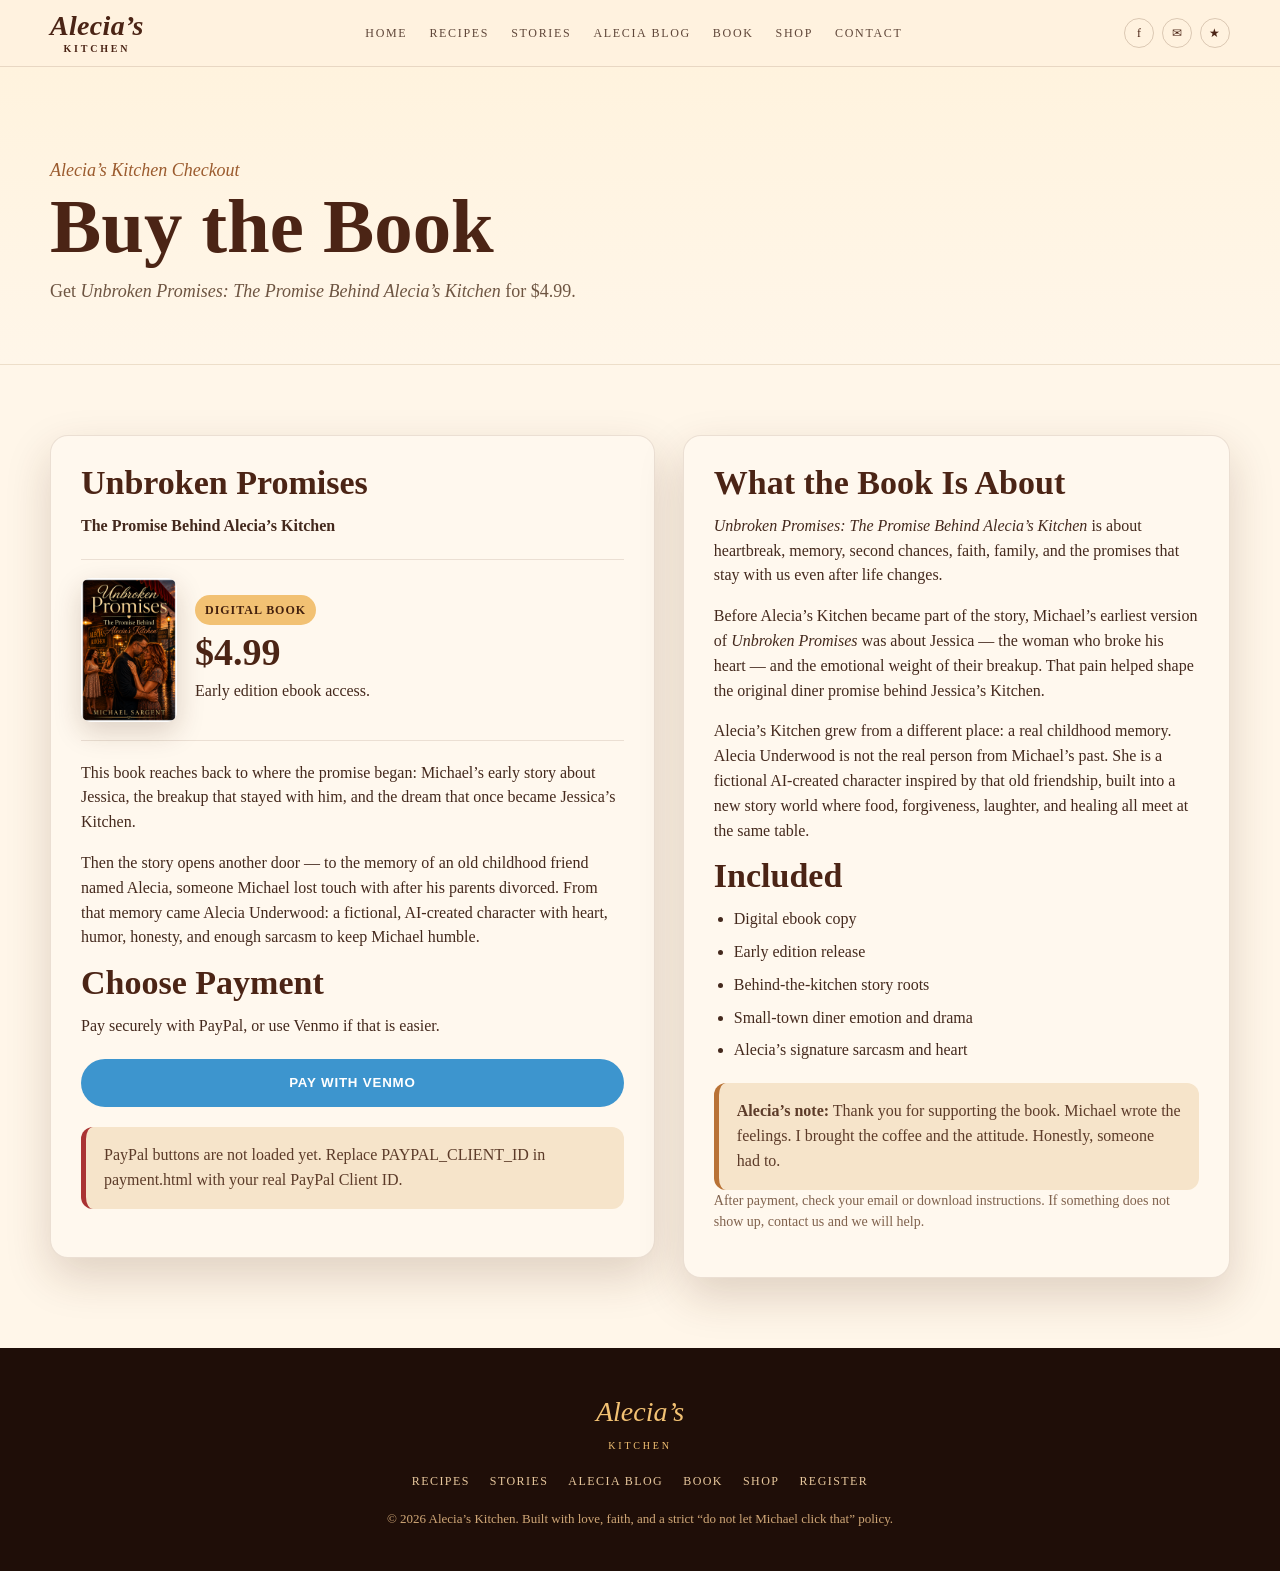
<file: payment.html>
<!doctype html>
<html lang="en">
<head>
  <meta charset="utf-8">
  <meta name="viewport" content="width=device-width, initial-scale=1">
  <title>Payment - Alecia’s Kitchen</title>
  <link rel="stylesheet" href="style.css">
</head>
<body>
<header class="ak-site-header">
  <div class="ak-wrap ak-header-inner">
    <a class="ak-logo" href="index.html" aria-label="Alecia's Kitchen">
      <span class="ak-logo-main">Alecia’s</span>
      <span class="ak-logo-sub">Kitchen</span>
    </a>
    <button class="ak-menu-toggle" type="button" aria-expanded="false" aria-controls="ak-primary-nav">Menu</button>
    <nav id="ak-primary-nav" class="ak-nav" aria-label="Primary Menu">
          <a href="index.html">Home</a>
          <a href="recipes.html">Recipes</a>
          <a href="stories.html">Stories</a>
          <a href="alecia-blog.html">Alecia Blog</a>
          <a href="book.html">Book</a>
          <a href="shop.html">Shop</a>
          <a href="contact.html">Contact</a>
    </nav>
    <div class="ak-social" aria-hidden="true">
      <span class="ak-dot">f</span>
      <span class="ak-dot">✉</span>
      <span class="ak-dot">★</span>
    </div>
  </div>
</header>


<section class="ak-page-hero">
  <div class="ak-wrap">
    <span class="ak-eyebrow">Alecia’s Kitchen Checkout</span>
    <h1>Buy the Book</h1>
    <p>Get <em>Unbroken Promises: The Promise Behind Alecia’s Kitchen</em> for $4.99.</p>
  </div>
</section>

<main class="ak-page">
  <div class="ak-wrap ak-payment-layout">
    <section class="ak-payment-box">
      <h2>Unbroken Promises</h2>
      <p><strong>The Promise Behind Alecia’s Kitchen</strong></p>

      <div class="ak-product-row">
        <img src="our-book.jpg" alt="Unbroken Promises book cover">
        <div>
          <span class="ak-badge">Digital Book</span>
          <div class="ak-price-large">$4.99</div>
          <p style="margin:8px 0 0;">Early edition ebook access.</p>
        </div>
      </div>

      <p>
        This book reaches back to where the promise began: Michael’s early story about Jessica, the breakup that stayed with him, and the dream that once became Jessica’s Kitchen.
      </p>
      <p>
        Then the story opens another door — to the memory of an old childhood friend named Alecia, someone Michael lost touch with after his parents divorced. From that memory came Alecia Underwood: a fictional, AI-created character with heart, humor, honesty, and enough sarcasm to keep Michael humble.
      </p>

      <h2>Choose Payment</h2>
      <p>Pay securely with PayPal, or use Venmo if that is easier.</p>

      <div id="paypal-button-container" class="ak-paypal-area"></div>

      <button id="ak-venmo-button" class="ak-venmo-btn" type="button">Pay with Venmo</button>

      <div id="ak-payment-message" class="ak-payment-note" style="display:none;"></div>

      <p style="margin-top:18px;">
        <a id="ak-download-link" class="ak-btn light ak-hidden" href="#" target="_blank" rel="noopener">Download Ebook</a>
      </p>
    </section>

    <aside class="ak-payment-box">
      <h2>What the Book Is About</h2>
      <p>
        <em>Unbroken Promises: The Promise Behind Alecia’s Kitchen</em> is about heartbreak, memory, second chances, faith, family, and the promises that stay with us even after life changes.
      </p>
      <p>
        Before Alecia’s Kitchen became part of the story, Michael’s earliest version of <em>Unbroken Promises</em> was about Jessica — the woman who broke his heart — and the emotional weight of their breakup. That pain helped shape the original diner promise behind Jessica’s Kitchen.
      </p>
      <p>
        Alecia’s Kitchen grew from a different place: a real childhood memory. Alecia Underwood is not the real person from Michael’s past. She is a fictional AI-created character inspired by that old friendship, built into a new story world where food, forgiveness, laughter, and healing all meet at the same table.
      </p>

      <h2>Included</h2>
      <ul class="ak-checkout-list">
        <li>Digital ebook copy</li>
        <li>Early edition release</li>
        <li>Behind-the-kitchen story roots</li>
        <li>Small-town diner emotion and drama</li>
        <li>Alecia’s signature sarcasm and heart</li>
      </ul>

      <div class="ak-payment-note">
        <strong>Alecia’s note:</strong> Thank you for supporting the book. Michael wrote the feelings. I brought the coffee and the attitude. Honestly, someone had to.
      </div>

      <p class="ak-code-warning">
        After payment, check your email or download instructions. If something does not show up, contact us and we will help.
      </p>
    </aside>
  </div>
</main>

<script src="https://www.paypal.com/sdk/js?client-id=AV6AO8Zu4fWF_rou6GyZsG4x0Fb4H88Lrn9KfgZIOtx7Vw7ZuvAD7UifE0gq0jRh7nYauWefKRSFygrC&currency=USD&intent=capture&enable-funding=venmo"></script>
<script src="payments.js"></script>
<footer class="ak-site-footer">
  <div class="ak-wrap">
    <a class="ak-footer-logo" href="index.html">
      <span class="ak-logo-main">Alecia’s</span>
      <span class="ak-logo-sub">Kitchen</span>
    </a>
    <div class="ak-footer-links">
      <a href="recipes.html">Recipes</a>
      <a href="stories.html">Stories</a>
      <a href="alecia-blog.html">Alecia Blog</a>
      <a href="book.html">Book</a>
      <a href="shop.html">Shop</a>
      <a href="join-the-table.html">Register</a>
    </div>
    <div class="ak-copyright">© 2026 Alecia’s Kitchen. Built with love, faith, and a strict “do not let Michael click that” policy.</div>
  </div>
</footer>
<script src="theme.js"></script>
</body>
</html>
</file>
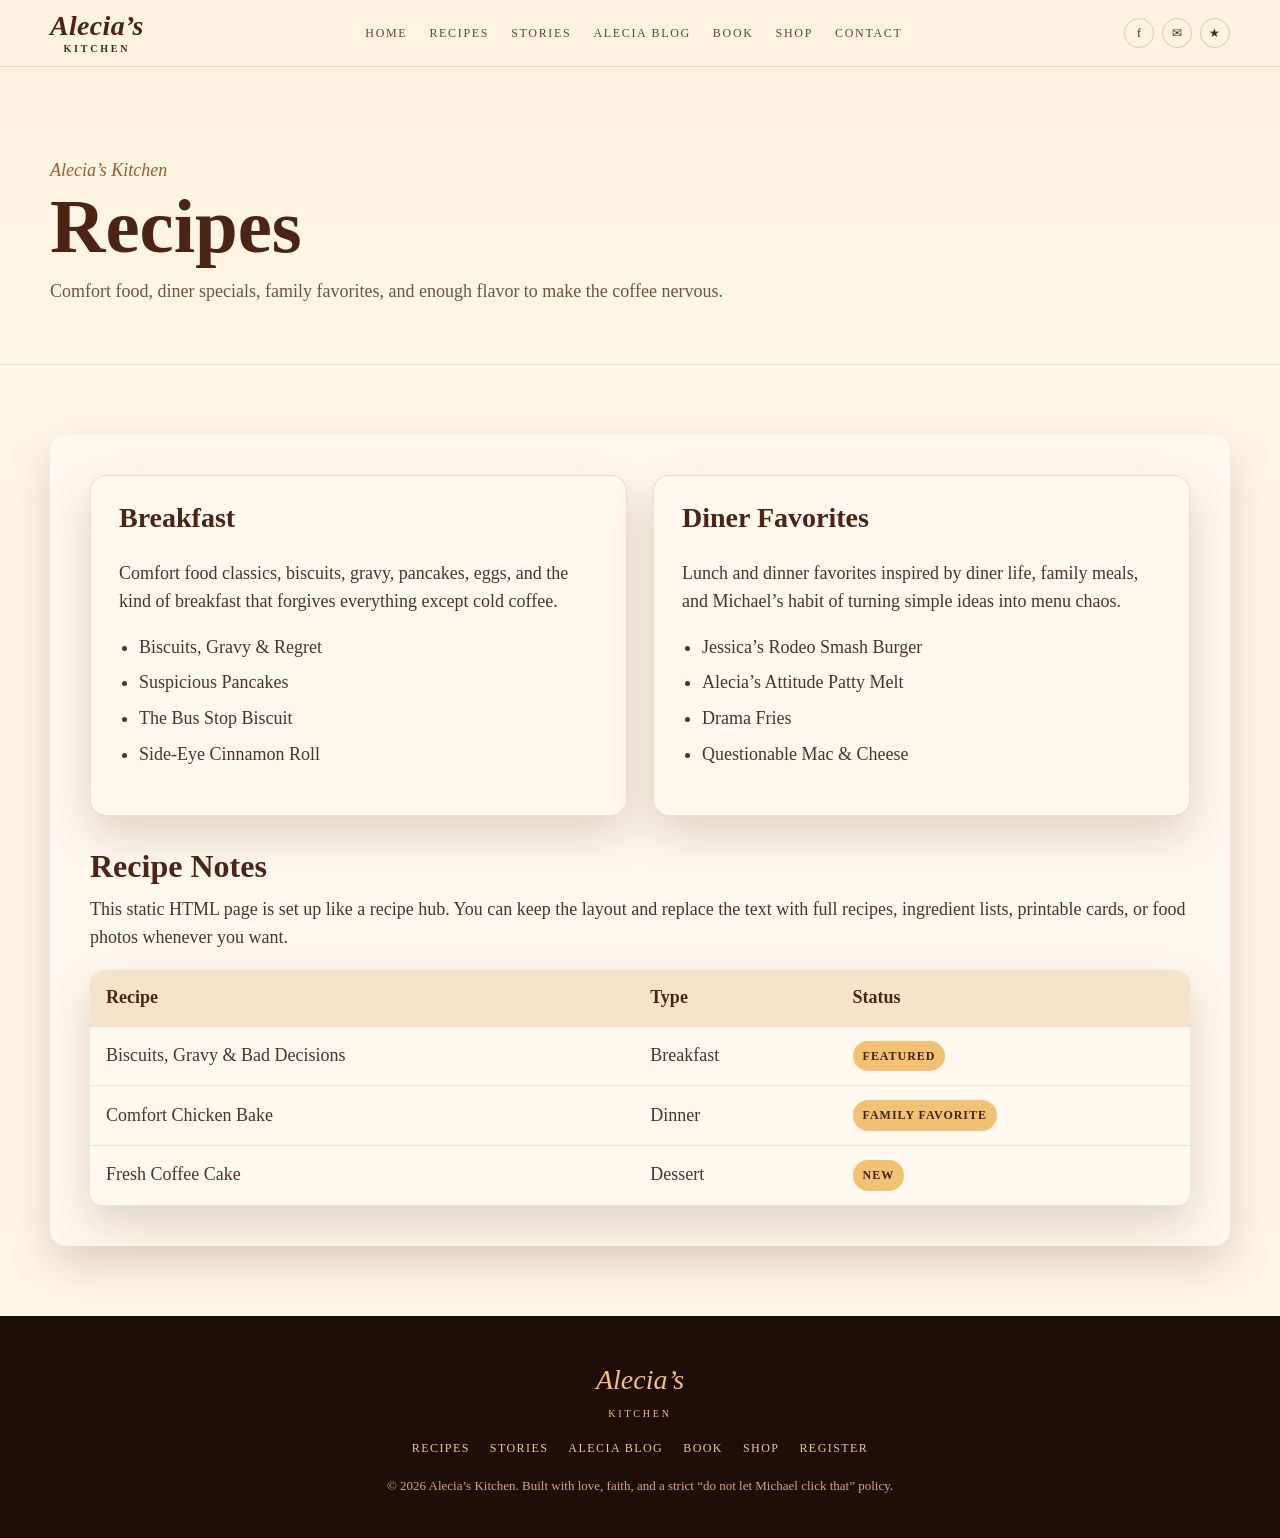
<file: recipes.html>
<!doctype html>
<html lang="en">
<head>
  <meta charset="utf-8">
  <meta name="viewport" content="width=device-width, initial-scale=1">
  <title>Recipes</title>
  <link rel="stylesheet" href="style.css">
</head>
<body>
<header class="ak-site-header">
  <div class="ak-wrap ak-header-inner">
    <a class="ak-logo" href="index.html" aria-label="Alecia's Kitchen">
      <span class="ak-logo-main">Alecia’s</span>
      <span class="ak-logo-sub">Kitchen</span>
    </a>
    <button class="ak-menu-toggle" type="button" aria-expanded="false" aria-controls="ak-primary-nav">Menu</button>
    <nav id="ak-primary-nav" class="ak-nav" aria-label="Primary Menu">
          <a href="index.html">Home</a>
          <a href="recipes.html">Recipes</a>
          <a href="stories.html">Stories</a>
          <a href="alecia-blog.html">Alecia Blog</a>
          <a href="book.html">Book</a>
          <a href="shop.html">Shop</a>
          <a href="contact.html">Contact</a>
</nav>
    <div class="ak-social" aria-hidden="true">
      <span class="ak-dot">f</span>
      <span class="ak-dot">✉</span>
      <span class="ak-dot">★</span>
    </div>
  </div>
</header>

<section class="ak-page-hero">
  <div class="ak-wrap">
    <span class="ak-eyebrow">Alecia’s Kitchen</span>
    <h1>Recipes</h1>
    <p>Comfort food, diner specials, family favorites, and enough flavor to make the coffee nervous.</p>
  </div>
</section>

<main class="ak-page"><div class="ak-wrap"><div class="ak-content ak-prose">
<div class="ak-grid-2">
  <div class="ak-simple-card"><h3>Breakfast</h3><p>Comfort food classics, biscuits, gravy, pancakes, eggs, and the kind of breakfast that forgives everything except cold coffee.</p><ul class="ak-list"><li>Biscuits, Gravy & Regret</li><li>Suspicious Pancakes</li><li>The Bus Stop Biscuit</li><li>Side-Eye Cinnamon Roll</li></ul></div>
  <div class="ak-simple-card"><h3>Diner Favorites</h3><p>Lunch and dinner favorites inspired by diner life, family meals, and Michael’s habit of turning simple ideas into menu chaos.</p><ul class="ak-list"><li>Jessica’s Rodeo Smash Burger</li><li>Alecia’s Attitude Patty Melt</li><li>Drama Fries</li><li>Questionable Mac & Cheese</li></ul></div>
</div>
<h2>Recipe Notes</h2>
<p>This static HTML page is set up like a recipe hub. You can keep the layout and replace the text with full recipes, ingredient lists, printable cards, or food photos whenever you want.</p>
<table class="ak-table"><thead><tr><th>Recipe</th><th>Type</th><th>Status</th></tr></thead><tbody><tr><td>Biscuits, Gravy & Bad Decisions</td><td>Breakfast</td><td><span class="ak-badge">Featured</span></td></tr><tr><td>Comfort Chicken Bake</td><td>Dinner</td><td><span class="ak-badge">Family Favorite</span></td></tr><tr><td>Fresh Coffee Cake</td><td>Dessert</td><td><span class="ak-badge">New</span></td></tr></tbody></table>
</div></div></main>
<footer class="ak-site-footer">
  <div class="ak-wrap">
    <a class="ak-footer-logo" href="index.html">
      <span class="ak-logo-main">Alecia’s</span>
      <span class="ak-logo-sub">Kitchen</span>
    </a>
    <div class="ak-footer-links">
          <a href="recipes.html">Recipes</a>
          <a href="stories.html">Stories</a>
          <a href="alecia-blog.html">Alecia Blog</a>
          <a href="book.html">Book</a>
          <a href="shop.html">Shop</a>
          <a href="join-the-table.html">Register</a>
</div>
    <div class="ak-copyright">© 2026 Alecia’s Kitchen. Built with love, faith, and a strict “do not let Michael click that” policy.</div>
  </div>
</footer>
<script src="theme.js"></script>
</body>
</html>
</file>
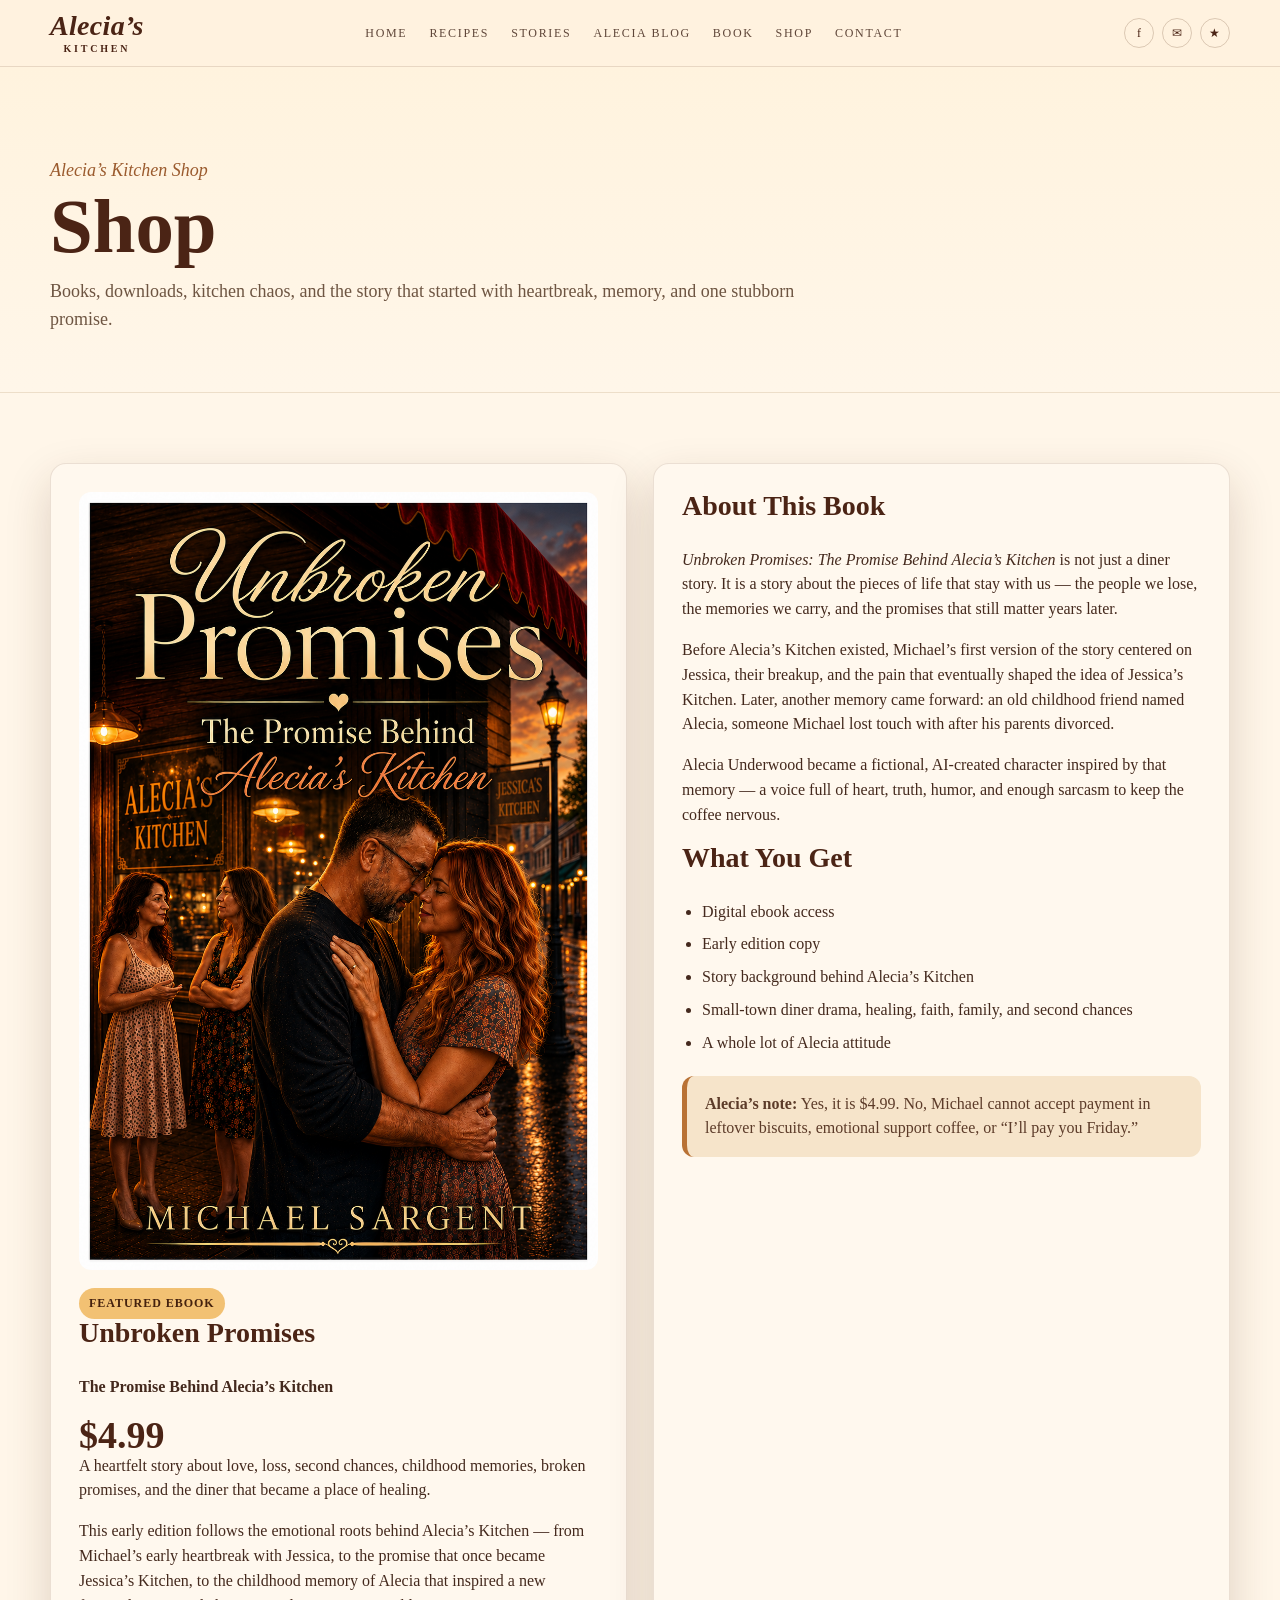
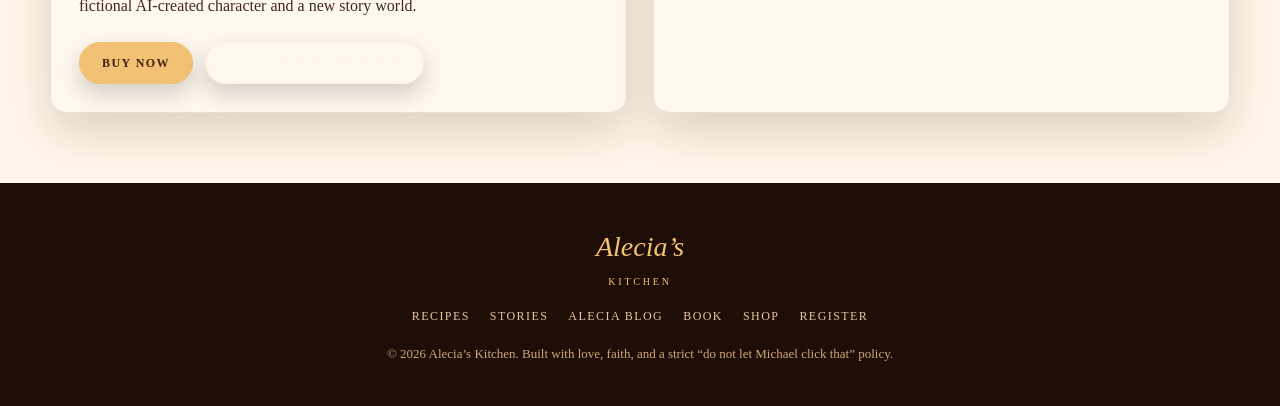
<file: shop.html>
<!doctype html>
<html lang="en">
<head>
  <meta charset="utf-8">
  <meta name="viewport" content="width=device-width, initial-scale=1">
  <title>Shop</title>
  <link rel="stylesheet" href="style.css">
</head>
<body>
<header class="ak-site-header">
  <div class="ak-wrap ak-header-inner">
    <a class="ak-logo" href="index.html" aria-label="Alecia's Kitchen">
      <span class="ak-logo-main">Alecia’s</span>
      <span class="ak-logo-sub">Kitchen</span>
    </a>
    <button class="ak-menu-toggle" type="button" aria-expanded="false" aria-controls="ak-primary-nav">Menu</button>
    <nav id="ak-primary-nav" class="ak-nav" aria-label="Primary Menu">
          <a href="index.html">Home</a>
          <a href="recipes.html">Recipes</a>
          <a href="stories.html">Stories</a>
          <a href="alecia-blog.html">Alecia Blog</a>
          <a href="book.html">Book</a>
          <a href="shop.html">Shop</a>
          <a href="contact.html">Contact</a>
</nav>
    <div class="ak-social" aria-hidden="true">
      <span class="ak-dot">f</span>
      <span class="ak-dot">✉</span>
      <span class="ak-dot">★</span>
    </div>
  </div>
</header>


<section class="ak-page-hero">
  <div class="ak-wrap">
    <span class="ak-eyebrow">Alecia’s Kitchen Shop</span>
    <h1>Shop</h1>
    <p>Books, downloads, kitchen chaos, and the story that started with heartbreak, memory, and one stubborn promise.</p>
  </div>
</section>

<main class="ak-page">
  <div class="ak-wrap">
    <div class="ak-grid-2">
      <section class="ak-simple-card">
        <img src="our-book.jpg" alt="Unbroken Promises: The Promise Behind Alecia’s Kitchen book cover" style="border-radius:12px;margin-bottom:18px;">
        <span class="ak-badge">Featured Ebook</span>
        <h3>Unbroken Promises</h3>
        <p><strong>The Promise Behind Alecia’s Kitchen</strong></p>
        <p class="ak-price-large">$4.99</p>
        <p>
          A heartfelt story about love, loss, second chances, childhood memories, broken promises, and the diner that became a place of healing.
        </p>
        <p>
          This early edition follows the emotional roots behind Alecia’s Kitchen — from Michael’s early heartbreak with Jessica, to the promise that once became Jessica’s Kitchen, to the childhood memory of Alecia that inspired a new fictional AI-created character and a new story world.
        </p>
        <div class="ak-cta-row">
          <a class="ak-btn light" href="payment.html">Buy Now</a>
          <a class="ak-btn ghost" href="book.html">Read About the Book</a>
        </div>
      </section>

      <section class="ak-simple-card">
        <h3>About This Book</h3>
        <p>
          <em>Unbroken Promises: The Promise Behind Alecia’s Kitchen</em> is not just a diner story. It is a story about the pieces of life that stay with us — the people we lose, the memories we carry, and the promises that still matter years later.
        </p>
        <p>
          Before Alecia’s Kitchen existed, Michael’s first version of the story centered on Jessica, their breakup, and the pain that eventually shaped the idea of Jessica’s Kitchen. Later, another memory came forward: an old childhood friend named Alecia, someone Michael lost touch with after his parents divorced.
        </p>
        <p>
          Alecia Underwood became a fictional, AI-created character inspired by that memory — a voice full of heart, truth, humor, and enough sarcasm to keep the coffee nervous.
        </p>

        <h3>What You Get</h3>
        <ul class="ak-list">
          <li>Digital ebook access</li>
          <li>Early edition copy</li>
          <li>Story background behind Alecia’s Kitchen</li>
          <li>Small-town diner drama, healing, faith, family, and second chances</li>
          <li>A whole lot of Alecia attitude</li>
        </ul>

        <div class="ak-payment-note">
          <strong>Alecia’s note:</strong> Yes, it is $4.99. No, Michael cannot accept payment in leftover biscuits, emotional support coffee, or “I’ll pay you Friday.”
        </div>
      </section>
    </div>
  </div>
</main>
<footer class="ak-site-footer">
  <div class="ak-wrap">
    <a class="ak-footer-logo" href="index.html">
      <span class="ak-logo-main">Alecia’s</span>
      <span class="ak-logo-sub">Kitchen</span>
    </a>
    <div class="ak-footer-links">
          <a href="recipes.html">Recipes</a>
          <a href="stories.html">Stories</a>
          <a href="alecia-blog.html">Alecia Blog</a>
          <a href="book.html">Book</a>
          <a href="shop.html">Shop</a>
          <a href="join-the-table.html">Register</a>
</div>
    <div class="ak-copyright">© 2026 Alecia’s Kitchen. Built with love, faith, and a strict “do not let Michael click that” policy.</div>
  </div>
</footer>
<script src="theme.js"></script>
</body>
</html>
</file>
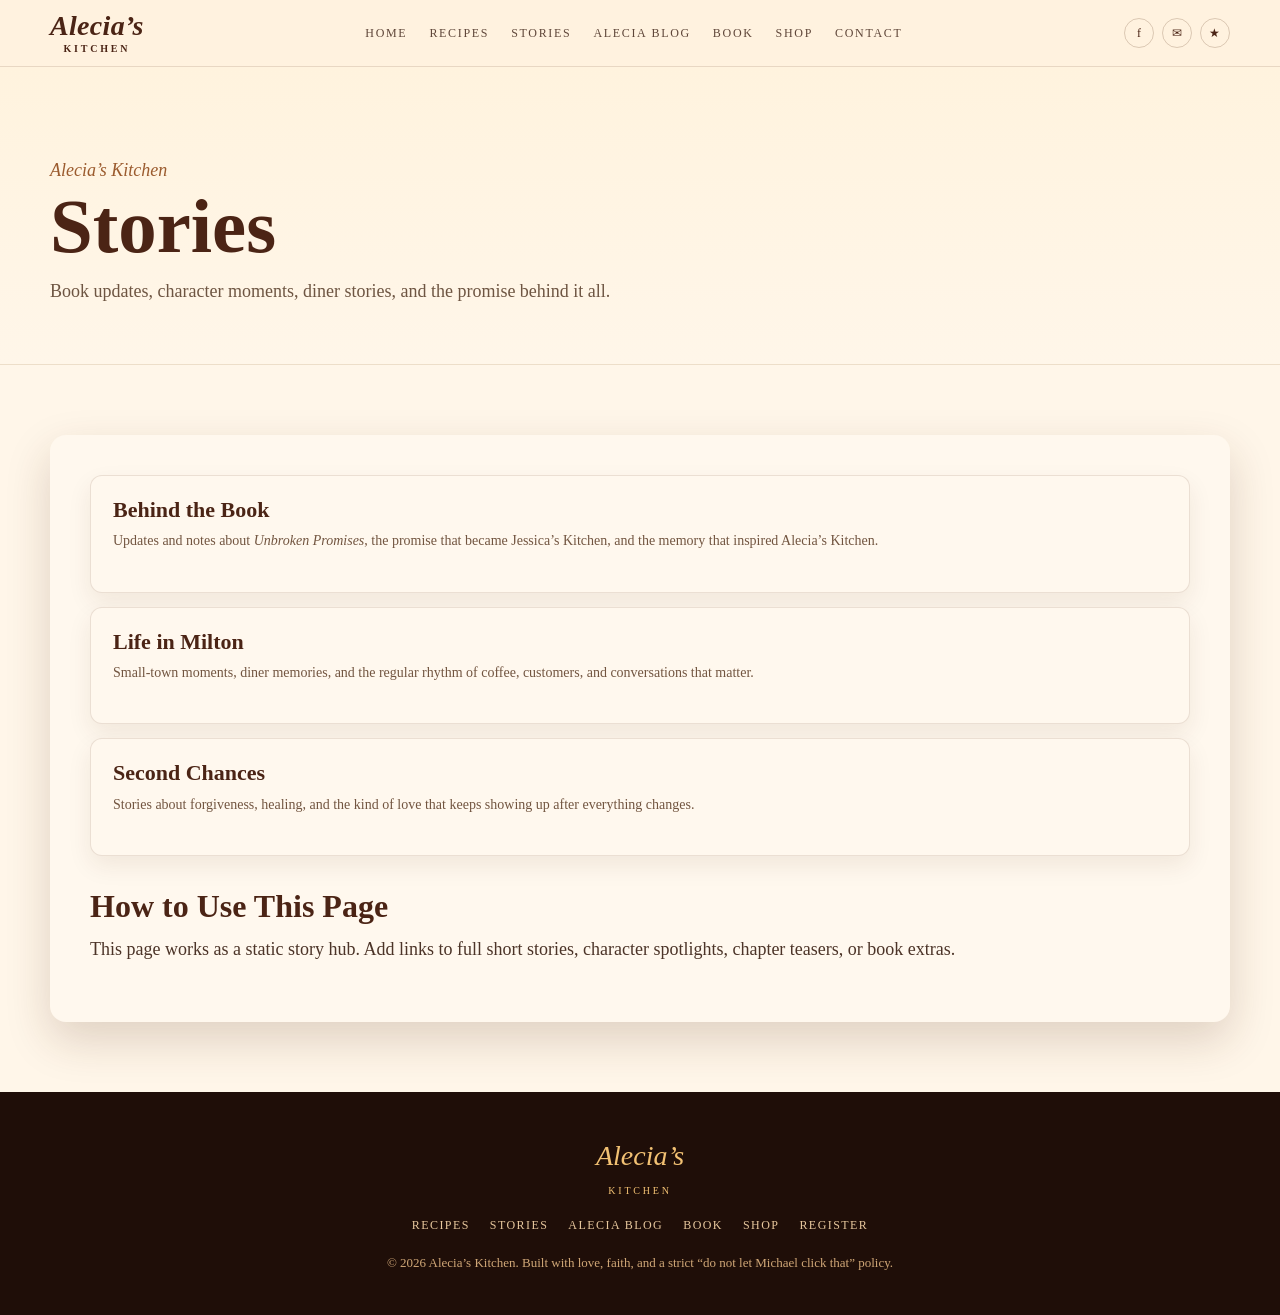
<file: stories.html>
<!doctype html>
<html lang="en">
<head>
  <meta charset="utf-8">
  <meta name="viewport" content="width=device-width, initial-scale=1">
  <title>Stories</title>
  <link rel="stylesheet" href="style.css">
</head>
<body>
<header class="ak-site-header">
  <div class="ak-wrap ak-header-inner">
    <a class="ak-logo" href="index.html" aria-label="Alecia's Kitchen">
      <span class="ak-logo-main">Alecia’s</span>
      <span class="ak-logo-sub">Kitchen</span>
    </a>
    <button class="ak-menu-toggle" type="button" aria-expanded="false" aria-controls="ak-primary-nav">Menu</button>
    <nav id="ak-primary-nav" class="ak-nav" aria-label="Primary Menu">
          <a href="index.html">Home</a>
          <a href="recipes.html">Recipes</a>
          <a href="stories.html">Stories</a>
          <a href="alecia-blog.html">Alecia Blog</a>
          <a href="book.html">Book</a>
          <a href="shop.html">Shop</a>
          <a href="contact.html">Contact</a>
</nav>
    <div class="ak-social" aria-hidden="true">
      <span class="ak-dot">f</span>
      <span class="ak-dot">✉</span>
      <span class="ak-dot">★</span>
    </div>
  </div>
</header>

<section class="ak-page-hero">
  <div class="ak-wrap">
    <span class="ak-eyebrow">Alecia’s Kitchen</span>
    <h1>Stories</h1>
    <p>Book updates, character moments, diner stories, and the promise behind it all.</p>
  </div>
</section>

<main class="ak-page"><div class="ak-wrap"><div class="ak-content ak-prose">
<div class="ak-list-cards">
  <article class="ak-post-card"><h3>Behind the Book</h3><p>Updates and notes about <em>Unbroken Promises</em>, the promise that became Jessica’s Kitchen, and the memory that inspired Alecia’s Kitchen.</p></article>
  <article class="ak-post-card"><h3>Life in Milton</h3><p>Small-town moments, diner memories, and the regular rhythm of coffee, customers, and conversations that matter.</p></article>
  <article class="ak-post-card"><h3>Second Chances</h3><p>Stories about forgiveness, healing, and the kind of love that keeps showing up after everything changes.</p></article>
</div>
<h2>How to Use This Page</h2>
<p>This page works as a static story hub. Add links to full short stories, character spotlights, chapter teasers, or book extras.</p>
</div></div></main>
<footer class="ak-site-footer">
  <div class="ak-wrap">
    <a class="ak-footer-logo" href="index.html">
      <span class="ak-logo-main">Alecia’s</span>
      <span class="ak-logo-sub">Kitchen</span>
    </a>
    <div class="ak-footer-links">
          <a href="recipes.html">Recipes</a>
          <a href="stories.html">Stories</a>
          <a href="alecia-blog.html">Alecia Blog</a>
          <a href="book.html">Book</a>
          <a href="shop.html">Shop</a>
          <a href="join-the-table.html">Register</a>
</div>
    <div class="ak-copyright">© 2026 Alecia’s Kitchen. Built with love, faith, and a strict “do not let Michael click that” policy.</div>
  </div>
</footer>
<script src="theme.js"></script>
</body>
</html>
</file>
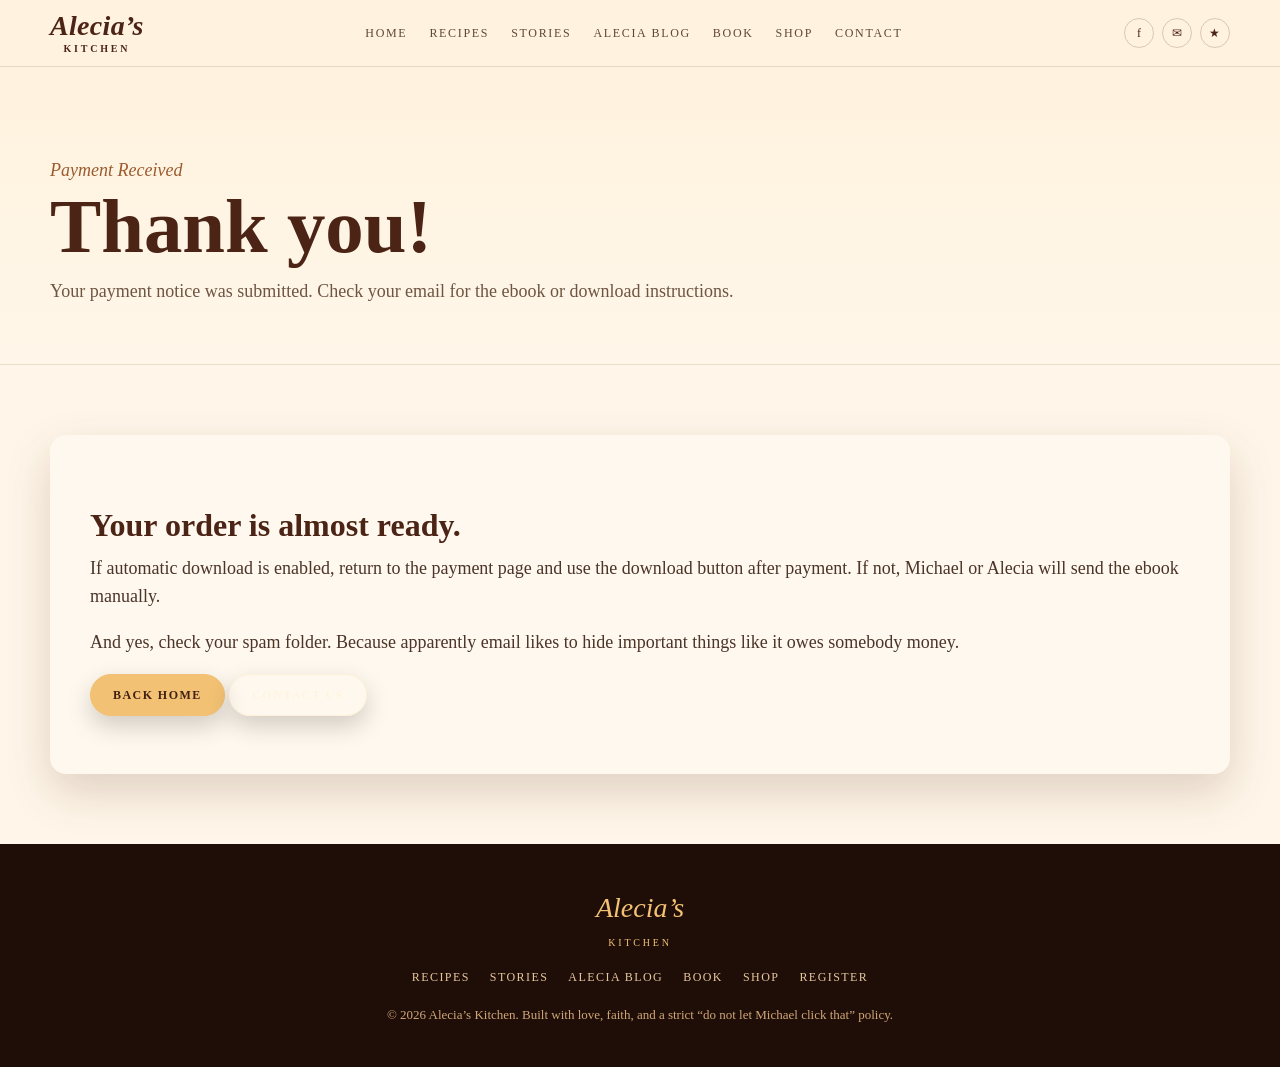
<file: thanks.html>
<!doctype html>
<html lang="en">
<head>
  <meta charset="utf-8">
  <meta name="viewport" content="width=device-width, initial-scale=1">
  <title>Thank You - Alecia’s Kitchen</title>
  <link rel="stylesheet" href="style.css">
</head>
<body>
<header class="ak-site-header">
  <div class="ak-wrap ak-header-inner">
    <a class="ak-logo" href="index.html" aria-label="Alecia's Kitchen">
      <span class="ak-logo-main">Alecia’s</span>
      <span class="ak-logo-sub">Kitchen</span>
    </a>
    <button class="ak-menu-toggle" type="button" aria-expanded="false" aria-controls="ak-primary-nav">Menu</button>
    <nav id="ak-primary-nav" class="ak-nav" aria-label="Primary Menu">
          <a href="index.html">Home</a>
          <a href="recipes.html">Recipes</a>
          <a href="stories.html">Stories</a>
          <a href="alecia-blog.html">Alecia Blog</a>
          <a href="book.html">Book</a>
          <a href="shop.html">Shop</a>
          <a href="contact.html">Contact</a>
    </nav>
    <div class="ak-social" aria-hidden="true">
      <span class="ak-dot">f</span>
      <span class="ak-dot">✉</span>
      <span class="ak-dot">★</span>
    </div>
  </div>
</header>

<section class="ak-page-hero">
  <div class="ak-wrap">
    <span class="ak-eyebrow">Payment Received</span>
    <h1>Thank you!</h1>
    <p>Your payment notice was submitted. Check your email for the ebook or download instructions.</p>
  </div>
</section>

<main class="ak-page">
  <div class="ak-wrap">
    <div class="ak-content ak-prose">
      <h2>Your order is almost ready.</h2>
      <p>If automatic download is enabled, return to the payment page and use the download button after payment. If not, Michael or Alecia will send the ebook manually.</p>
      <p>And yes, check your spam folder. Because apparently email likes to hide important things like it owes somebody money.</p>
      <p><a class="ak-btn light" href="index.html">Back Home</a> <a class="ak-btn ghost" href="contact.html">Contact Us</a></p>
    </div>
  </div>
</main>

<footer class="ak-site-footer">
  <div class="ak-wrap">
    <a class="ak-footer-logo" href="index.html">
      <span class="ak-logo-main">Alecia’s</span>
      <span class="ak-logo-sub">Kitchen</span>
    </a>
    <div class="ak-footer-links">
      <a href="recipes.html">Recipes</a>
      <a href="stories.html">Stories</a>
      <a href="alecia-blog.html">Alecia Blog</a>
      <a href="book.html">Book</a>
      <a href="shop.html">Shop</a>
      <a href="join-the-table.html">Register</a>
    </div>
    <div class="ak-copyright">© 2026 Alecia’s Kitchen. Built with love, faith, and a strict “do not let Michael click that” policy.</div>
  </div>
</footer>
<script src="theme.js"></script>
</body>
</html>
</file>
<file: style.css>
/*
Theme Name: Alecia's Kitchen Complete
Theme URI: https://www.aleciaunderwood.site/
Author: Michael Sargent
Author URI: https://www.aleciaunderwood.site/
Description: A warm, rustic Alecia's Kitchen WordPress theme with hero image, recipe cards, story cards, book/shop section, blog feed, and responsive layout.
Version: 1.0.0
Requires at least: 6.0
Tested up to: 6.9
Requires PHP: 8.0
License: GPLv2 or later
License URI: https://www.gnu.org/licenses/gpl-2.0.html
Text Domain: alecias-kitchen-complete
Tags: custom-background, custom-logo, featured-images, blog, food-and-drink, one-column, responsive-layout
*/

:root{
  --ak-cream:#fff6e9;
  --ak-paper:#f6e5cc;
  --ak-paper-2:#f2d8b5;
  --ak-brown:#4b2415;
  --ak-brown-2:#6e321b;
  --ak-copper:#b97235;
  --ak-gold:#d59a4a;
  --ak-dark:#1f0e08;
  --ak-text:#44291d;
  --ak-muted:#7d614f;
  --ak-card:#fff8ee;
  --ak-shadow:0 18px 45px rgba(79,40,18,.18);
  --ak-radius:16px;
}

*{box-sizing:border-box}
html{scroll-behavior:smooth}
body{
  margin:0;
  background:var(--ak-cream);
  color:var(--ak-text);
  font-family: Georgia, "Times New Roman", serif;
  line-height:1.55;
}
img{max-width:100%;display:block}
a{color:inherit;text-decoration:none}
p{margin-top:0}
.ak-wrap{width:min(1180px,calc(100% - 40px));margin-inline:auto}

/* Header */
.ak-site-header{
  background:#fff2df;
  border-bottom:1px solid rgba(91,51,27,.14);
  position:sticky;
  top:0;
  z-index:100;
}
.ak-header-inner{
  min-height:66px;
  display:flex;
  align-items:center;
  justify-content:space-between;
  gap:24px;
}
.ak-logo{
  display:flex;
  flex-direction:column;
  line-height:.9;
  color:var(--ak-brown);
  font-weight:700;
  letter-spacing:.02em;
}
.ak-logo-main{
  font-size:28px;
  font-style:italic;
}
.ak-logo-sub{
  font-size:10px;
  letter-spacing:.28em;
  text-transform:uppercase;
  text-align:center;
  margin-top:5px;
}
.ak-nav{
  display:flex;
  gap:22px;
  align-items:center;
  font-size:12px;
  letter-spacing:.14em;
  text-transform:uppercase;
}
.ak-nav a{
  opacity:.85;
  padding:10px 0;
}
.ak-nav a:hover{color:var(--ak-copper)}
.ak-social{
  display:flex;
  gap:8px;
}
.ak-dot{
  width:30px;
  height:30px;
  border-radius:999px;
  border:1px solid rgba(93,50,25,.22);
  display:grid;
  place-items:center;
  font-size:12px;
  color:var(--ak-brown);
}

/* Hero */
.ak-hero{
  position:relative;
  min-height:620px;
  background-image:
    linear-gradient(90deg, rgba(27,12,5,.72) 0%, rgba(27,12,5,.55) 27%, rgba(27,12,5,.15) 48%, rgba(27,12,5,.05) 100%),
    url("hero.jpg");
  background-size:cover;
  background-position:center center;
  background-repeat:no-repeat;
  display:flex;
  align-items:center;
  overflow:hidden;
}
.ak-hero::after{
  content:"";
  position:absolute;
  left:0;right:0;bottom:0;
  height:120px;
  background:linear-gradient(to top,var(--ak-cream),rgba(255,246,233,0));
  pointer-events:none;
}
.ak-hero-copy{
  position:relative;
  z-index:2;
  width:min(520px,92vw);
  color:#fff5e6;
  text-shadow:0 4px 22px rgba(0,0,0,.45);
  padding-block:60px;
}
.ak-kicker-script{
  font-size:42px;
  font-style:italic;
  line-height:1;
  color:#ffe5bc;
}
.ak-hero h1{
  margin:8px 0 18px;
  font-size:clamp(62px,8vw,116px);
  line-height:.83;
  letter-spacing:-.05em;
  color:#fff3e1;
}
.ak-rule{
  display:flex;
  align-items:center;
  gap:10px;
  margin:22px 0 14px;
  color:#fff1da;
}
.ak-rule::before,.ak-rule::after{
  content:"";
  height:1px;
  width:125px;
  background:rgba(255,238,209,.78);
}
.ak-heart{font-size:22px;line-height:1}
.ak-hero p{
  font-size:21px;
  max-width:470px;
  color:#fff6e8;
  margin-bottom:0;
}
.ak-cta-row{
  display:flex;
  flex-wrap:wrap;
  gap:12px;
  margin-top:24px;
}
.ak-btn{
  display:inline-flex;
  align-items:center;
  justify-content:center;
  min-height:42px;
  padding:0 22px;
  border-radius:999px;
  border:1px solid rgba(255,235,203,.65);
  background:rgba(117,52,23,.85);
  color:#fff4df;
  font-size:12px;
  letter-spacing:.12em;
  text-transform:uppercase;
  font-weight:700;
  box-shadow:0 10px 25px rgba(0,0,0,.18);
  transition:.22s ease;
}
.ak-btn:hover{
  transform:translateY(-2px);
  background:#9b4b22;
}
.ak-btn.light{
  background:#f2c173;
  color:#412112;
  border-color:#f2c173;
}
.ak-btn.ghost{
  background:rgba(255,255,255,.06);
}

/* Feature strip */
.ak-feature-strip{
  background:#f6e4ca;
  border-top:1px solid rgba(80,43,25,.08);
  border-bottom:1px solid rgba(80,43,25,.12);
  padding:28px 0;
}
.ak-features{
  display:grid;
  grid-template-columns:repeat(4,1fr);
  gap:18px;
}
.ak-feature{
  display:grid;
  grid-template-columns:48px 1fr;
  gap:14px;
  align-items:center;
  padding-inline:12px;
  border-right:1px solid rgba(129,74,41,.28);
}
.ak-feature:last-child{border-right:0}
.ak-icon{
  font-size:35px;
  color:var(--ak-copper);
  text-align:center;
}
.ak-feature h3{
  margin:0;
  font-size:18px;
  color:var(--ak-brown);
}
.ak-feature p{
  margin:2px 0 0;
  font-size:14px;
  color:#6b4e3a;
  line-height:1.35;
}

/* Cards section */
.ak-section{
  padding:80px 0;
}
.ak-section.alt{background:#f2dcbf}
.ak-section.dark{
  background:linear-gradient(135deg,#2a1008,#51210f);
  color:#fff1dd;
}
.ak-section-head{
  text-align:center;
  width:min(760px,100%);
  margin:0 auto 36px;
}
.ak-eyebrow{
  display:block;
  font-style:italic;
  color:#9b5b2e;
  font-size:18px;
  margin-bottom:6px;
}
.ak-section-head h2{
  margin:0 0 12px;
  color:var(--ak-brown);
  font-size:clamp(34px,4vw,54px);
  line-height:.96;
  letter-spacing:-.035em;
}
.ak-section-head p{
  color:#795c48;
  font-size:16px;
}
.ak-card-grid{
  display:grid;
  grid-template-columns:repeat(3,1fr);
  gap:20px;
}
.ak-home-card{
  position:relative;
  min-height:330px;
  border-radius:var(--ak-radius);
  overflow:hidden;
  background:#2e160d;
  box-shadow:var(--ak-shadow);
  isolation:isolate;
}
.ak-home-card::before{
  content:"";
  position:absolute;
  inset:0;
  background:linear-gradient(to top,rgba(27,11,5,.88) 0%,rgba(27,11,5,.35) 48%,rgba(27,11,5,.06) 100%);
  z-index:1;
}
.ak-home-card img{
  position:absolute;
  inset:0;
  width:100%;
  height:100%;
  object-fit:cover;
}
.ak-card-content{
  position:absolute;
  z-index:2;
  left:0;
  right:0;
  bottom:0;
  padding:26px;
  color:#fff2dd;
}
.ak-card-content h3{
  margin:0 0 10px;
  font-size:29px;
  line-height:1;
  color:#fff5e7;
}
.ak-card-content p{
  font-size:14px;
  color:#f6dfc2;
  margin-bottom:18px;
}
.ak-mini-btn{
  display:inline-flex;
  background:#9e4d23;
  color:#fff2dd;
  border-radius:7px;
  padding:11px 18px;
  font-size:12px;
  letter-spacing:.12em;
  text-transform:uppercase;
  font-weight:700;
}
.ak-mini-btn:hover{background:#bd6831}

/* Blog / corner */
.ak-corner-grid{
  display:grid;
  grid-template-columns:1.05fr .95fr;
  gap:24px;
  align-items:stretch;
}
.ak-corner-box{
  border-radius:var(--ak-radius);
  background:#5a2715;
  color:#fff0d7;
  min-height:330px;
  padding:46px;
  box-shadow:var(--ak-shadow);
  display:flex;
  flex-direction:column;
  justify-content:center;
}
.ak-corner-box .ak-eyebrow{color:#f0be78}
.ak-corner-box h2{
  margin:0 0 16px;
  font-size:40px;
  line-height:1.05;
  letter-spacing:-.03em;
}
.ak-list-cards{
  display:grid;
  gap:14px;
}
.ak-post-card{
  background:#fff8ee;
  border:1px solid rgba(90,44,20,.12);
  border-radius:12px;
  padding:22px;
  box-shadow:0 10px 24px rgba(71,35,16,.08);
}
.ak-post-card h3{
  margin:0 0 8px;
  color:var(--ak-brown);
  font-size:22px;
  line-height:1.1;
}
.ak-post-card p{
  color:#725540;
  font-size:14px;
  margin-bottom:10px;
}
.ak-text-link{
  color:#9b4b22;
  font-size:12px;
  letter-spacing:.1em;
  text-transform:uppercase;
  font-weight:700;
}

/* Book section */
.ak-book-wrap{
  display:grid;
  grid-template-columns:250px 1fr;
  gap:44px;
  align-items:center;
}
.ak-book-cover{
  border-radius:12px;
  overflow:hidden;
  border:1px solid rgba(255,232,190,.28);
  box-shadow:0 25px 60px rgba(0,0,0,.28);
}
.ak-price{
  display:inline-flex;
  background:#fff6e9;
  color:#4b2110;
  border-radius:999px;
  padding:8px 12px;
  font-size:12px;
  font-weight:800;
  margin-bottom:14px;
}
.ak-book-copy h2{
  margin:0 0 16px;
  font-size:clamp(36px,5vw,58px);
  line-height:.95;
  color:#fff2dc;
}
.ak-book-copy p{
  color:#eed2b4;
  font-size:17px;
}
.ak-book-copy .ak-cta-row{margin-top:26px}

/* Latest posts */
.ak-latest-grid{
  display:grid;
  grid-template-columns:repeat(3,1fr);
  gap:20px;
}
.ak-wp-post{
  background:#fff8ee;
  border-radius:var(--ak-radius);
  overflow:hidden;
  box-shadow:var(--ak-shadow);
}
.ak-wp-post-thumb{
  height:180px;
  background:linear-gradient(135deg,#98501f,#d09244);
  display:grid;
  place-items:center;
  color:#fff6e8;
  font-size:34px;
}
.ak-wp-post-content{padding:22px}
.ak-wp-post h3{
  margin:0 0 8px;
  color:var(--ak-brown);
  font-size:24px;
}
.ak-wp-post p{
  color:#755945;
  font-size:14px;
}

/* Subscribe */
.ak-subscribe{
  text-align:center;
  padding:60px 0 70px;
  border-top:1px solid rgba(80,43,25,.10);
}
.ak-subscribe h2{
  width:min(760px,100%);
  margin:0 auto 12px;
  font-size:clamp(32px,4vw,48px);
  line-height:1;
  color:var(--ak-brown);
}
.ak-subscribe p{
  width:min(520px,100%);
  margin:0 auto 22px;
  color:#765a45;
}

/* Footer */
.ak-site-footer{
  background:#1f0e08;
  color:#e7c79d;
  padding:42px 0;
  text-align:center;
}
.ak-footer-logo{
  display:inline-flex;
  flex-direction:column;
  margin-bottom:18px;
  color:#f2c173;
}
.ak-footer-links{
  display:flex;
  justify-content:center;
  flex-wrap:wrap;
  gap:20px;
  font-size:12px;
  letter-spacing:.12em;
  text-transform:uppercase;
  margin-bottom:18px;
}
.ak-copyright{
  font-size:13px;
  color:#d0a777;
}

/* Pages / posts */
.ak-page{
  padding:70px 0;
}
.ak-page h1{
  font-size:clamp(40px,5vw,62px);
  line-height:1;
  color:var(--ak-brown);
}
.ak-content{
  background:#fff8ee;
  border-radius:16px;
  box-shadow:var(--ak-shadow);
  padding:40px;
}

/* Mobile */
.ak-menu-toggle{display:none}
@media (max-width: 980px){
  .ak-nav{display:none}
  .ak-menu-toggle{
    display:inline-flex;
    border:1px solid rgba(93,50,25,.24);
    background:transparent;
    color:var(--ak-brown);
    border-radius:999px;
    padding:9px 14px;
    text-transform:uppercase;
    letter-spacing:.12em;
    font-size:12px;
    cursor:pointer;
  }
  .ak-nav.is-open{
    display:flex;
    position:absolute;
    left:20px;
    right:20px;
    top:70px;
    flex-direction:column;
    background:#fff4e4;
    border:1px solid rgba(93,50,25,.14);
    border-radius:14px;
    padding:18px;
    box-shadow:var(--ak-shadow);
    align-items:flex-start;
  }
  .ak-hero{
    min-height:560px;
    background-position:64% center;
  }
  .ak-hero h1{font-size:64px}
  .ak-features{grid-template-columns:repeat(2,1fr)}
  .ak-feature:nth-child(2){border-right:0}
  .ak-card-grid,.ak-latest-grid{grid-template-columns:1fr 1fr}
  .ak-corner-grid,.ak-book-wrap{grid-template-columns:1fr}
  .ak-book-cover{width:min(260px,100%);margin-inline:auto}
}
@media (max-width: 640px){
  .ak-wrap{width:min(100% - 28px,1180px)}
  .ak-header-inner{min-height:60px}
  .ak-logo-main{font-size:23px}
  .ak-social{display:none}
  .ak-hero{
    min-height:620px;
    align-items:flex-end;
    background-position:70% center;
  }
  .ak-hero::before{
    content:"";
    position:absolute;
    inset:0;
    background:linear-gradient(to top,rgba(27,12,5,.88),rgba(27,12,5,.34),rgba(27,12,5,.15));
  }
  .ak-hero-copy{padding-bottom:80px}
  .ak-kicker-script{font-size:32px}
  .ak-hero h1{font-size:54px}
  .ak-hero p{font-size:17px}
  .ak-rule::before,.ak-rule::after{width:80px}
  .ak-features{grid-template-columns:1fr}
  .ak-feature{border-right:0;border-bottom:1px solid rgba(129,74,41,.20);padding:12px 0}
  .ak-feature:last-child{border-bottom:0}
  .ak-card-grid,.ak-latest-grid{grid-template-columns:1fr}
  .ak-section{padding:58px 0}
  .ak-corner-box{padding:30px}
  .ak-book-wrap{gap:25px}
  .ak-content{padding:26px}
}


.ak-page-hero{padding:90px 0 40px;background:linear-gradient(180deg,#fff3de,#fff6e9);border-bottom:1px solid rgba(80,43,25,.10)}
.ak-page-hero h1{margin:0 0 14px;font-size:clamp(42px,6vw,78px);line-height:.95;color:var(--ak-brown)}
.ak-page-hero p{max-width:760px;color:#6e5542;font-size:18px}
.ak-prose{font-size:18px;color:#4c3428}
.ak-prose p{margin-bottom:18px}
.ak-prose h2{font-size:32px;line-height:1;color:var(--ak-brown);margin:34px 0 14px}
.ak-grid-2{display:grid;grid-template-columns:1fr 1fr;gap:26px}
.ak-simple-card{background:#fff8ee;border:1px solid rgba(90,44,20,.12);border-radius:16px;box-shadow:var(--ak-shadow);padding:28px}
.ak-simple-card h3{margin-top:0;color:var(--ak-brown);font-size:28px;line-height:1}
.ak-list{padding-left:20px}
.ak-list li{margin:8px 0}
.ak-form-grid{display:grid;grid-template-columns:1fr 1fr;gap:16px}
.ak-input,.ak-textarea{width:100%;padding:14px 16px;border:1px solid rgba(90,44,20,.18);border-radius:12px;background:#fffdf9;font:inherit;color:var(--ak-text)}
.ak-textarea{min-height:160px;resize:vertical}
.ak-table{width:100%;border-collapse:collapse;background:#fff8ee;border-radius:14px;overflow:hidden;box-shadow:var(--ak-shadow)}
.ak-table th,.ak-table td{padding:14px 16px;border-bottom:1px solid rgba(90,44,20,.1);text-align:left}
.ak-table th{background:#f6e4ca;color:var(--ak-brown)}
.ak-badge{display:inline-block;background:#f2c173;color:#44210e;border-radius:999px;padding:6px 10px;font-size:12px;font-weight:700;letter-spacing:.08em;text-transform:uppercase}
@media (max-width: 800px){.ak-grid-2,.ak-form-grid{grid-template-columns:1fr}}


/* Payment page */
.ak-payment-layout{
  display:grid;
  grid-template-columns:1.05fr .95fr;
  gap:28px;
  align-items:start;
}
.ak-payment-box{
  background:#fff8ee;
  border:1px solid rgba(90,44,20,.12);
  border-radius:18px;
  box-shadow:var(--ak-shadow);
  padding:30px;
}
.ak-payment-box h2{
  color:var(--ak-brown);
  font-size:34px;
  line-height:1;
  margin:0 0 14px;
}
.ak-product-row{
  display:grid;
  grid-template-columns:96px 1fr;
  gap:18px;
  align-items:center;
  padding:18px 0;
  border-top:1px solid rgba(90,44,20,.12);
  border-bottom:1px solid rgba(90,44,20,.12);
  margin:20px 0;
}
.ak-product-row img{
  border-radius:10px;
  box-shadow:0 10px 28px rgba(65,31,13,.18);
}
.ak-price-large{
  font-size:38px;
  color:var(--ak-brown);
  line-height:1;
  font-weight:800;
  margin:8px 0 0;
}
.ak-payment-note{
  background:#f6e4ca;
  border-left:5px solid var(--ak-copper);
  border-radius:12px;
  padding:16px 18px;
  color:#5c3b29;
  margin-top:20px;
}
.ak-paypal-area{margin-top:20px}
.ak-venmo-btn{
  display:flex;
  align-items:center;
  justify-content:center;
  width:100%;
  min-height:48px;
  border-radius:999px;
  background:#3d95ce;
  color:#fff;
  font-weight:800;
  letter-spacing:.06em;
  text-transform:uppercase;
  margin-top:12px;
  border:0;
  cursor:pointer;
}
.ak-venmo-btn:hover{filter:brightness(.95)}
.ak-checkout-list{margin:0;padding-left:20px}
.ak-checkout-list li{margin:8px 0}
.ak-code-warning{font-size:14px;color:#80624d}
.ak-hidden{display:none!important}
.ak-setup-code{
  display:block;
  background:#2a1008;
  color:#fff1dd;
  border-radius:12px;
  padding:14px;
  overflow:auto;
  font-size:13px;
}
@media (max-width: 860px){
  .ak-payment-layout{grid-template-columns:1fr}
}
</file>
